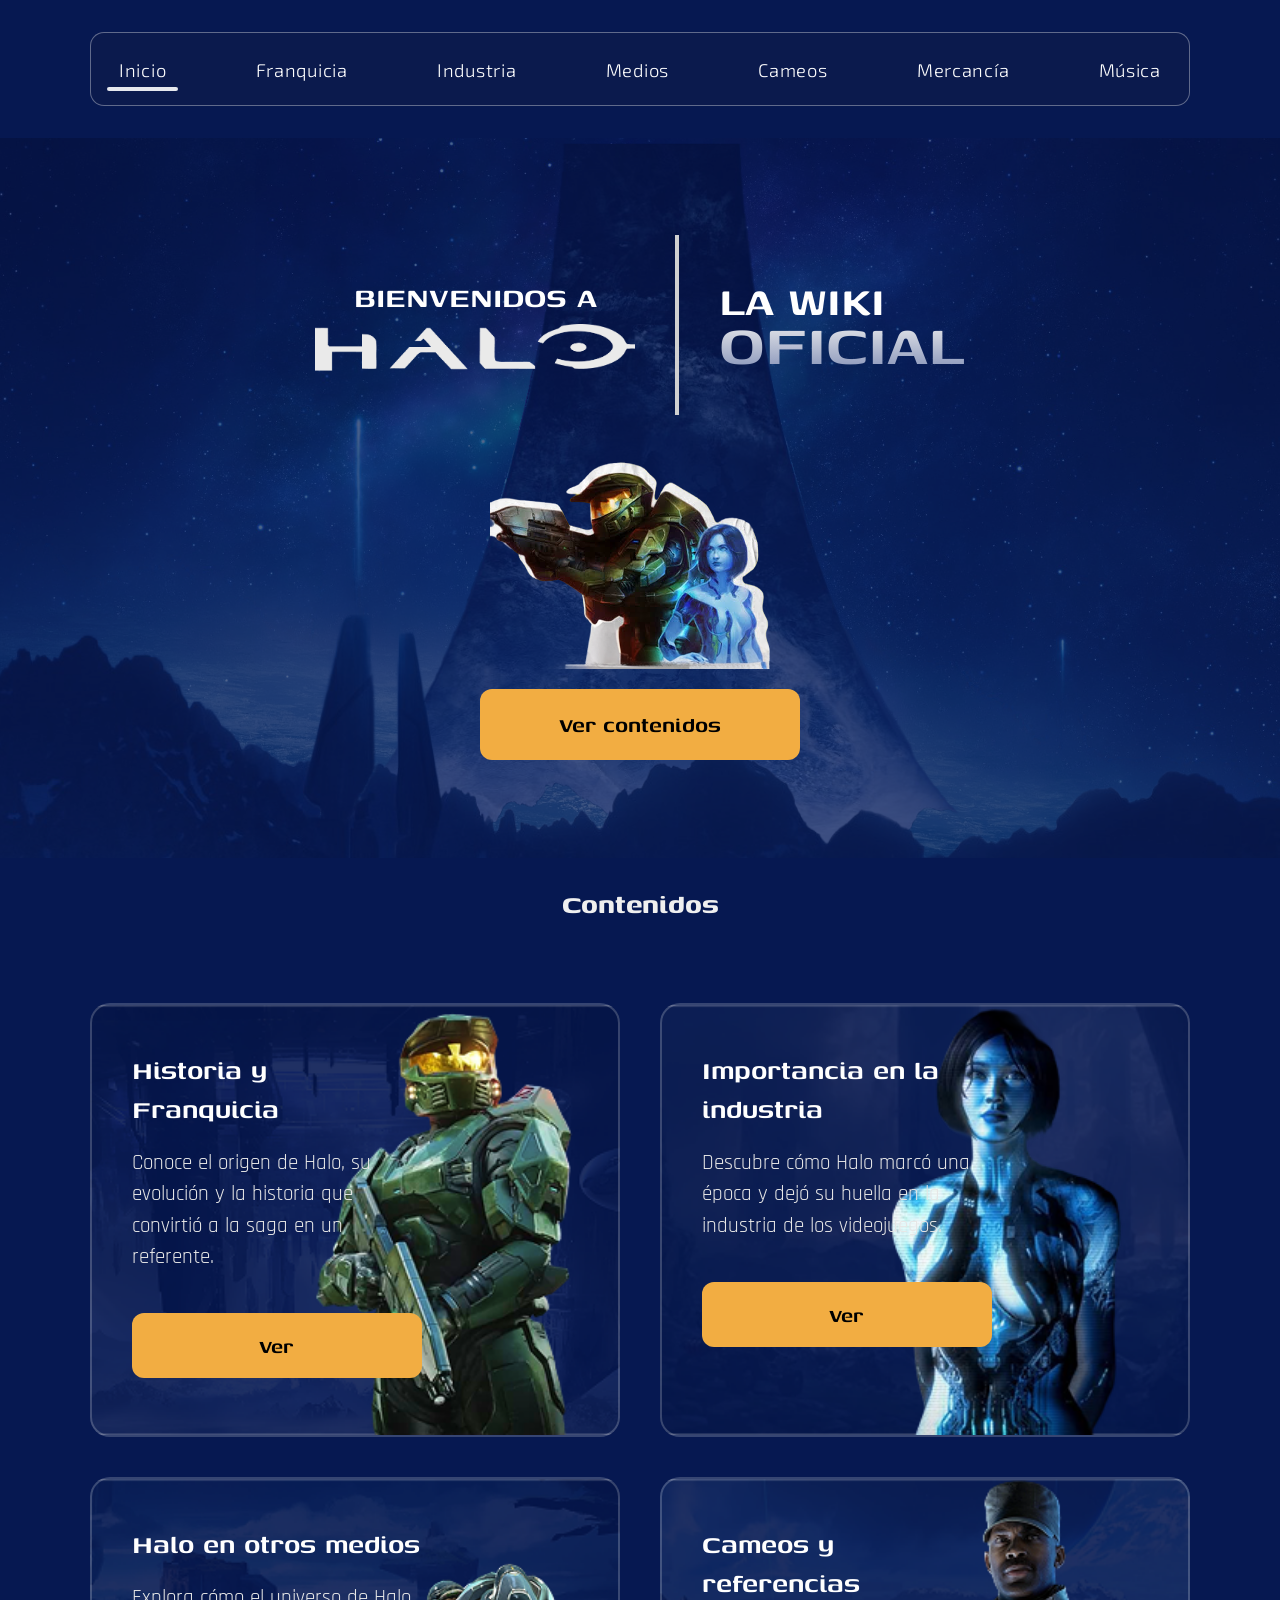
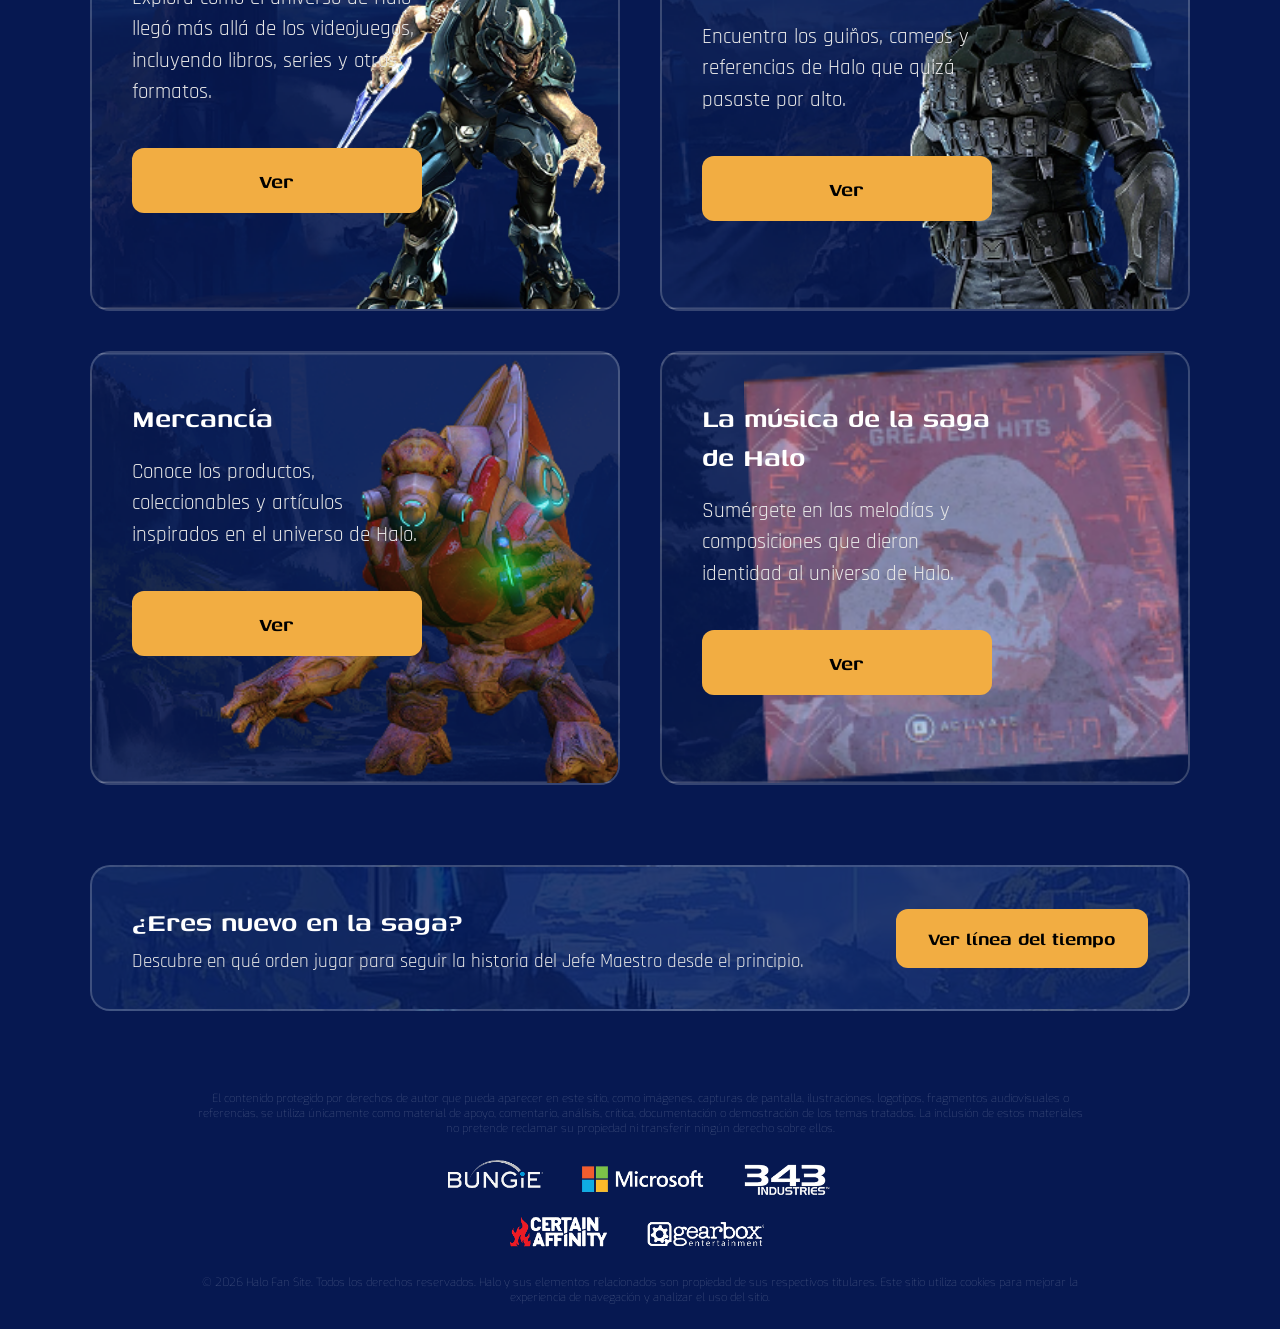
<file: wikihalo/index.html>
<!DOCTYPE html>
<html lang="es">
<head>
    <meta charset="UTF-8">
    <meta name="viewport" content="width=device-width, initial-scale=1.0">
  <title>Wikihalo</title>

	<link rel="icon" type="image/png" href="img/favicon-96x96.png" sizes="96x96">
    <link rel="icon" type="image/svg+xml" href="img/favicon.svg">
    <link rel="shortcut icon" href="img/favicon.ico">
    <link rel="apple-touch-icon" sizes="180x180" href="img/apple-touch-icon.png"><style>
        @import url('https://fonts.googleapis.com/css2?family=Genos:wght@100..900&family=Exo:wght@100..900&family=Exo+2:wght@300;400&family=Rajdhani:wght@300;400;500&display=swap');
        body {
              margin: 0;
            background-color: #061851;
        }

        img{
            display: block;
            margin-left: auto;
            margin-right: auto;
        }
        /* Barra centrada y translúcida */
        .barra {
            width: calc(100% - 2rem);
            max-width: 1100px;
          margin: 2rem auto;
            padding: 0.5rem 1rem;
            box-sizing: border-box;
            background:rgba(18, 30, 75, 0.55);
			border: 1px solid rgba(255, 255, 255, 0.35);
            border-radius:14px;
              backdrop-filter: blur(6px);
            -webkit-backdrop-filter: blur(6px);
        }

        .hamburguesa {
            display: none;
            margin-left: auto;
            padding: 0.4rem 0.8rem;
            background: none;
            border: 1px solid rgba(255, 255, 255, 0.5);
            border-radius:8px;
            color: #ffffff;
            font-family: 'Exo 2', sans-serif;
            font-size: 1.5rem;
            line-height: 1;
            cursor: pointer;
        }

        .menu {
            display: flex;
			flex-direction: row;
            justify-content:space-between;
            align-items: center;
            margin: 0;
            padding:0;
              list-style:none;
        }

        .enlace {
            position:relative;
            display:block;
            padding: 1.1rem 0.75rem 1rem;
            color: #ffffff;
            font-family:'Exo 2', sans-serif;
            font-weight: 300;
            font-size:1.15rem;
            letter-spacing: 0.04em;
              text-decoration: none;
            white-space:nowrap;
            transition:opacity 0.2s ease-in-out;
        }

        .enlace:hover { opacity: 0.8; }
        /* Subrayado del enlace activo */
        .enlace.activo::after {
            content:"";
            position:absolute;
            left: 0;
            right: 0;
          bottom: 0.35rem;
            height:4px;
            border-radius:2px;
            background: #e6e8ee;
        }

        #parallax-container{ position: relative; height: 80vh; overflow: hidden; }

        .portada {
            position: absolute;
            top: 0;
            left: 0;
            width: 100%;
            height: 100%;
            z-index:10;
          display: flex;
			flex-direction: column;
            justify-content: center;
            align-items: center;
            gap: 40px;
            pointer-events: none;
        }
        .superior {
            display:flex;
            flex-direction: row;
            justify-content: center;
              align-items:center;
            gap: 40px;
        }

        .superior .bienvenida {
            display: flex;
            flex-direction: column;
            align-items: center;
        }
        .superior .bienvenida h2 {
            color:#FFFFFF;
            font-family: "Genos", sans-serif;
            font-weight:600;
            font-size: 2.2rem;
            line-height: 1;
            margin: 0 0 10px 0;
            white-space: nowrap;
        }
        .superior .bienvenida img { width: 320px; margin: 0; }

        .separador {
            width: 4px;
          height: 180px;
          background-color:#d0d0d0;
        }

        .superior .titulo {
            display: flex;
            flex-direction: column;
            text-align:left;
        }

        .superior .titulo h2{
            color: #ffffff;
            font-family: "Genos", sans-serif;
            font-weight:600;
            font-size: 3.2rem;
            line-height:0.7;
			margin: 0;
            white-space: nowrap;
        }
        .superior .titulo h1 {
            font-family: "Genos", sans-serif;
            font-weight:600;
            font-size: 4.5rem;
          line-height: 0.7;
            margin:0;
            background:linear-gradient(to bottom, #efefef, #8E9ABD);
            -webkit-background-clip: text;
          -webkit-text-fill-color: transparent;
            background-clip: text;
            color:transparent;
        }

        .acceso {
            display: flex;
            flex-direction: column;
            align-items: center;
            gap: 20px;
        }
        .acceso img { width: 300px; margin: 0; }
        .boton {
            pointer-events:auto;
          display: inline-block;
            min-width:320px;
            padding:20px 40px;
            box-sizing:border-box;
            background-color: #f2ad42;
			color: #000000;
            border-radius: 12px;
            font-family:"Genos", sans-serif;
            font-size:1.6rem;
            font-weight: 600;
          text-align: center;
            text-decoration: none;
            transition: transform 0.2s ease-in-out;
        }

        .boton:hover {
            transform: scale(1.05);
        }
        .tinte {
          position:absolute;
            top: 0;
            left: 0;
            width: 100%;
            height: 100%;
            background-color: rgba(6, 24, 81, 0.671);
            z-index:6;
            pointer-events: none;
        }

        #layer1 {
            position: absolute;
            z-index: 1;
            background-image: url('img/Capa1.png');
            top: 0;
            left: 0;
              width: 100%;
            height:100%;
            background-size: cover;
            background-position: center;
            background-repeat: no-repeat;
        }

        #layer2 {
              position: absolute;
            z-index:3;
            inset: -1%;
            display:flex;
            justify-content: center;
            align-items: center;
        }
        #layer2 img{ width: 100%; height: 100%; object-fit: contain; }

        #layer3 {
            z-index: 4;
            position:absolute;
            bottom: -210px;
            left:-15%;
            width: 160%;
            display:flex;
          justify-content: center;
            align-items:flex-end;
        }
        #layer4 {
            position:absolute;
            z-index: 5;
            bottom:-300px;
            left:0;
			width:200%;
            height: 45%;
        }

        .completo { width: 100%; height: auto; }

        .apartado h2 {
              text-align: center;
            color: #efefef;
          font-family: "Genos", sans-serif;
            font-size: 2rem;
        }

        .tarjetas {
              display:grid;
            grid-template-columns: repeat(2, 1fr);
            gap: 40px;
            max-width: 1100px;
            margin: 80px auto;
            padding:0 20px;
        }

        .tarjeta {
            position:relative;
            min-width: 0;
            min-height: 340px;
            padding: 45px 40px;
              background-color: rgba(6, 24, 81, 0.6);
          border:2px solid rgba(255, 255, 255, 0.2);
            border-radius:20px;
            overflow:hidden;
            background-size: cover;
            background-position: center;
            background-repeat:no-repeat;
        }

        .cap1 { background-image: url('img/fondocap1.png'); }
        .cap2 { background-image: url('img/fondocap2.png'); }
        .cap3 { background-image: url('img/fondocap3.png'); }
        .cap4 { background-image: url('img/fondocap4.png'); }
        .cap5 { background-image: url('img/fondocap5.png'); }
        .cap6 { background-image: url('img/fondocap6.png'); }

        .tarjeta .texto { position: relative; z-index: 2; max-width: 65%; }

        .tarjeta h3 {
            color: #ffffff;
            font-family: "Genos", sans-serif;
            font-weight: 600;
            font-size: 2rem;
            margin: 0 0 20px 0;
        }

        .tarjeta p {
            color: #e6e6e6;
            font-family:"Rajdhani", sans-serif;
              font-size: 1.3rem;
          line-height: 1.5;
            margin: 0 0 40px 0;
        }
        .ver {
            display: block;
			width:100%;
            padding: 18px 0;
            background-color: #f2ad42;
			color: #000000;
            border-radius: 12px;
            font-family: "Genos", sans-serif;
            font-size: 1.5rem;
            font-weight: 600;
            text-align:center;
            text-decoration:none;
        }

        .tarjeta img{
            position:absolute;
          right: 0;
          bottom: 0;
            height: 100%;
            width: auto;
            margin: 0;
            pointer-events: none;
        }
        .aviso { max-width: 1100px; margin: 0 auto 80px; padding: 0 20px; }

        .llamado {
            display: flex;
            justify-content: space-between;
            align-items: center;
            gap: 30px;
            padding:35px 40px;
            background-color: rgba(6, 24, 81, 0.6);
          background-image:url('img/fondotitulo.png');
            background-size: cover;
            background-position: center;
            border: 2px solid rgba(255, 255, 255, 0.2);
            border-radius: 20px;
        }

        .llamado h3 {
            margin: 0 0 8px 0;
            color: #ffffff;
          font-family:"Genos", sans-serif;
            font-weight: 600;
            font-size: 2rem;
        }

        .llamado p {
          margin:0;
            color: #E6E6E6;
            font-family: "Rajdhani", sans-serif;
            font-size: 1.2rem;
        }
        .empezar {
            box-sizing: border-box;
              flex-shrink: 0;
              padding: 16px 32px;
          background-color:#F2AD42;
            color: #000000;
            border-radius:12px;
            font-family: "Genos", sans-serif;
            font-size: 1.4rem;
            font-weight: 600;
            text-decoration: none;
            transition: transform 0.2s ease-in-out;
        }
        .empezar:hover {
              transform: scale(1.05);
        }

        footer p {
            max-width: 900px;
            margin: 1.5rem auto;
            padding: 0 1rem;
            color: #626f95;
            font-family:"Exo", sans-serif;
            font-size: 0.7rem;
            font-weight: 100;
            text-align: center;
        }

        footer .logos { width: 30%; }

        @media (max-width: 800px) {
            .tarjetas { grid-template-columns: 1fr; }

            .llamado {
                flex-direction:column;
                align-items: flex-start;
                  padding:28px 24px;
            }
            .empezar{
                width: 100%;
                text-align:center;
            }
        }

        @media (max-width: 767px) {

            .hamburguesa { display: block; }

            .menu {
                display: none;
                flex-direction:column;
              align-items: flex-start;
            }
            .enlace { padding: 0.75rem 0.5rem; font-size: 1.1rem; }

            #parallax-container {
                height:90vh;
            }

            .portada{
                gap: 24px;
            }

            .superior {
                flex-direction: column;
                gap: 16px;
            }

            .superior .bienvenida h2{ font-size: 1.8rem; }

            .superior .bienvenida img{
                width: 60vw;
            }

            .separador {
                width: 50vw;
              height: 4px;
            }
            .superior .titulo { align-items: center; text-align: center; }
            .superior .titulo h2{ font-size: 2.4rem; }

            .superior .titulo h1 {
                font-size: 3.4rem;
            }

            .acceso img {
                width: 45vw;
            }
            .boton {
                  min-width: 0;
                padding: 1rem 2.5rem;
                font-size:1.4rem;
            }
            .tarjeta {
              padding:30px 24px;
            }

            footer .logos{ width: 70%; }
        }
    </style>
</head>
  <body>

    <nav class="barra">
        <button id="abrir" class="hamburguesa" type="button">☰</button>

        <ul id="menu" class="menu">
            <li><a class="enlace activo" href="index.html">Inicio</a></li>
              <li><a class="enlace" href="franquicia.html">Franquicia</a></li>

            <li><a class="enlace" href="industria.html">Industria</a></li>
            <li><a class="enlace" href="medios.html">Medios</a></li>
            <li><a class="enlace" href="cameos.html">Cameos</a></li>
            <li><a class="enlace" href="mercancia.html">Mercancía</a></li>
            <li><a class="enlace" href="musica.html">Música</a></li>
        </ul>

    </nav>
	<div id="parallax-container">
        <div id="layer1"></div>

        <div id="layer2">
            <img src="img/Capa2.png" alt="El anillo de Halo elevándose hacia el cielo">
        </div>
          <div id="layer3">
              <img class="completo" src="img/Capa3.png" alt="Montañas y estructuras en el horizonte">
        </div>
        <div id="layer4">
            <img class="completo" src="img/Capa4.png" alt="Siluetas de pinos en primer plano">
        </div>
      <div class="tinte"></div>

        <div class="portada">

            <div class="superior">

                  <div class="bienvenida">
                    <h2>BIENVENIDOS A</h2>
                    <img src="img/LOGO.png" alt="Logo de Halo">
				</div>


                <div class="separador"></div>
				<div class="titulo">
                    <h2>LA WIKI</h2>
                      <h1>OFICIAL</h1>
                </div>
            </div>

			<div class="acceso">
                <img src="img/imgboton.png" alt="Master Chief y Cortana">
                <a href="#contenidos" class="boton">Ver contenidos</a>
			</div>

        </div>

    </div>
    <section id="contenidos">
        <div class="apartado">
              <h2>Contenidos</h2>
        </div>

        <div class="tarjetas">

              <article class="tarjeta cap1">
                <div class="texto">
                    <h3>Historia y Franquicia</h3>
                    <p>Conoce el origen de Halo, su evolución y la historia que convirtió a la saga en un referente.</p>
                      <a href="franquicia.html" class="ver">Ver</a>
              </div>
                <img src="img/master.png" alt="Master Chief">
            </article>

            <article class="tarjeta cap2">
                <div class="texto">
                    <h3>Importancia en la industria</h3>
                    <p>Descubre cómo Halo marcó una época y dejó su huella en la industria de los videojuegos.</p>
                    <a href="industria.html" class="ver">Ver</a>

                </div>
                <img src="img/cortana.png" alt="Cortana">
            </article>
            <article class="tarjeta cap3">
                <div class="texto">
                    <h3>Halo en otros medios</h3>
                    <p>Explora cómo el universo de Halo llegó más allá de los videojuegos, incluyendo libros, series y otros formatos.</p>
                    <a href="medios.html" class="ver">Ver</a>
              </div>
                  <img src="img/alien.png" alt="Alien soldado">

            </article>
            <article class="tarjeta cap4">
                  <div class="texto">
                    <h3>Cameos y referencias</h3>
                    <p>Encuentra los guiños, cameos y referencias de Halo que quizá pasaste por alto.</p>
                    <a href="cameos.html" class="ver">Ver</a>
                </div>
                <img src="img/soldado.png" alt="Soldado">
            </article>

            <article class="tarjeta cap5">
                <div class="texto">
                    <h3>Mercancía</h3>
                    <p>Conoce los productos, coleccionables y artículos inspirados en el universo de Halo.</p>
                    <a href="mercancia.html" class="ver">Ver</a>
                </div>

                <img src="img/alien2.png" alt="Alien soldado pequeño">
            </article>

            <article class="tarjeta cap6">
				<div class="texto">
                    <h3>La música de la saga de Halo</h3>
                    <p>Sumérgete en las melodías y composiciones que dieron identidad al universo de Halo.</p>
                    <a href="musica.html" class="ver">Ver</a>
                </div>
                <img src="img/disco.png" alt="Disco de música">
            </article>

          </div>


        <div class="aviso">
            <div class="llamado">
              <div>
                  <h3>¿Eres nuevo en la saga?</h3>
                  <p>Descubre en qué orden jugar para seguir la historia del Jefe Maestro desde el principio.</p>
                </div>
              <a href="franquicia.html#guia" class="empezar">Ver línea del tiempo</a>
            </div>
		</div>

      </section>

    <footer>
        <p>El contenido protegido por derechos de autor que pueda aparecer en este sitio, como imágenes, capturas de
            pantalla, ilustraciones, logotipos, fragmentos audiovisuales o referencias, se utiliza únicamente como
            material de apoyo, comentario, análisis, crítica, documentación o demostración de los temas tratados. La
			inclusión de estos materiales no pretende reclamar su propiedad ni transferir ningún derecho sobre ellos.</p>

        <img class="logos" src="img/logos.png" alt="Logos de empresas">
        <p>© 2026 Halo Fan Site. Todos los derechos reservados. Halo y sus elementos relacionados son propiedad de sus
            respectivos titulares. Este sitio utiliza cookies para mejorar la experiencia de navegación y analizar el
            uso del sitio.</p>
    </footer>

    <script>

        document.addEventListener('DOMContentLoaded', function () {

            const boton = document.getElementById('abrir');
          const menu = document.getElementById("menu");
            boton.addEventListener("click", function(){
              if(menu.style.display === 'flex') {
                    menu.style.display = '';
                    boton.textContent = '☰';
                  } else {
                    menu.style.display = "flex";
                    boton.textContent = '✕';
                }
            });

            const layer1 = document.getElementById('layer1');
            const layer2 = document.getElementById('layer2');
            const layer3 = document.getElementById('layer3');
            const layer4 = document.getElementById('layer4');
			const container = document.getElementById('parallax-container');

            const speed1 = 0.0;
            const speed2 = 0.1;
            const speed3 = 0.3;
              const speed4 = 0.5;
            function updateParallax() {
                const scrollOffset = container.getBoundingClientRect().top;

                // Multiplicamos el desplazamiento por la velocidad de cada capa
                layer1.style.transform = `translate3d(0, ${scrollOffset * speed1}px, 0)`;
                layer2.style.transform = `translate3d(0, ${scrollOffset * speed2}px, 0)`;
                layer3.style.transform = `translate3d(0, ${scrollOffset * speed3}px, 0)`;
                layer4.style.transform = `translate3d(0, ${scrollOffset * speed4}px, 0)`;
            }

            window.addEventListener('scroll', updateParallax);
            updateParallax();
        });
    </script>
</body>

  </html>
</file>
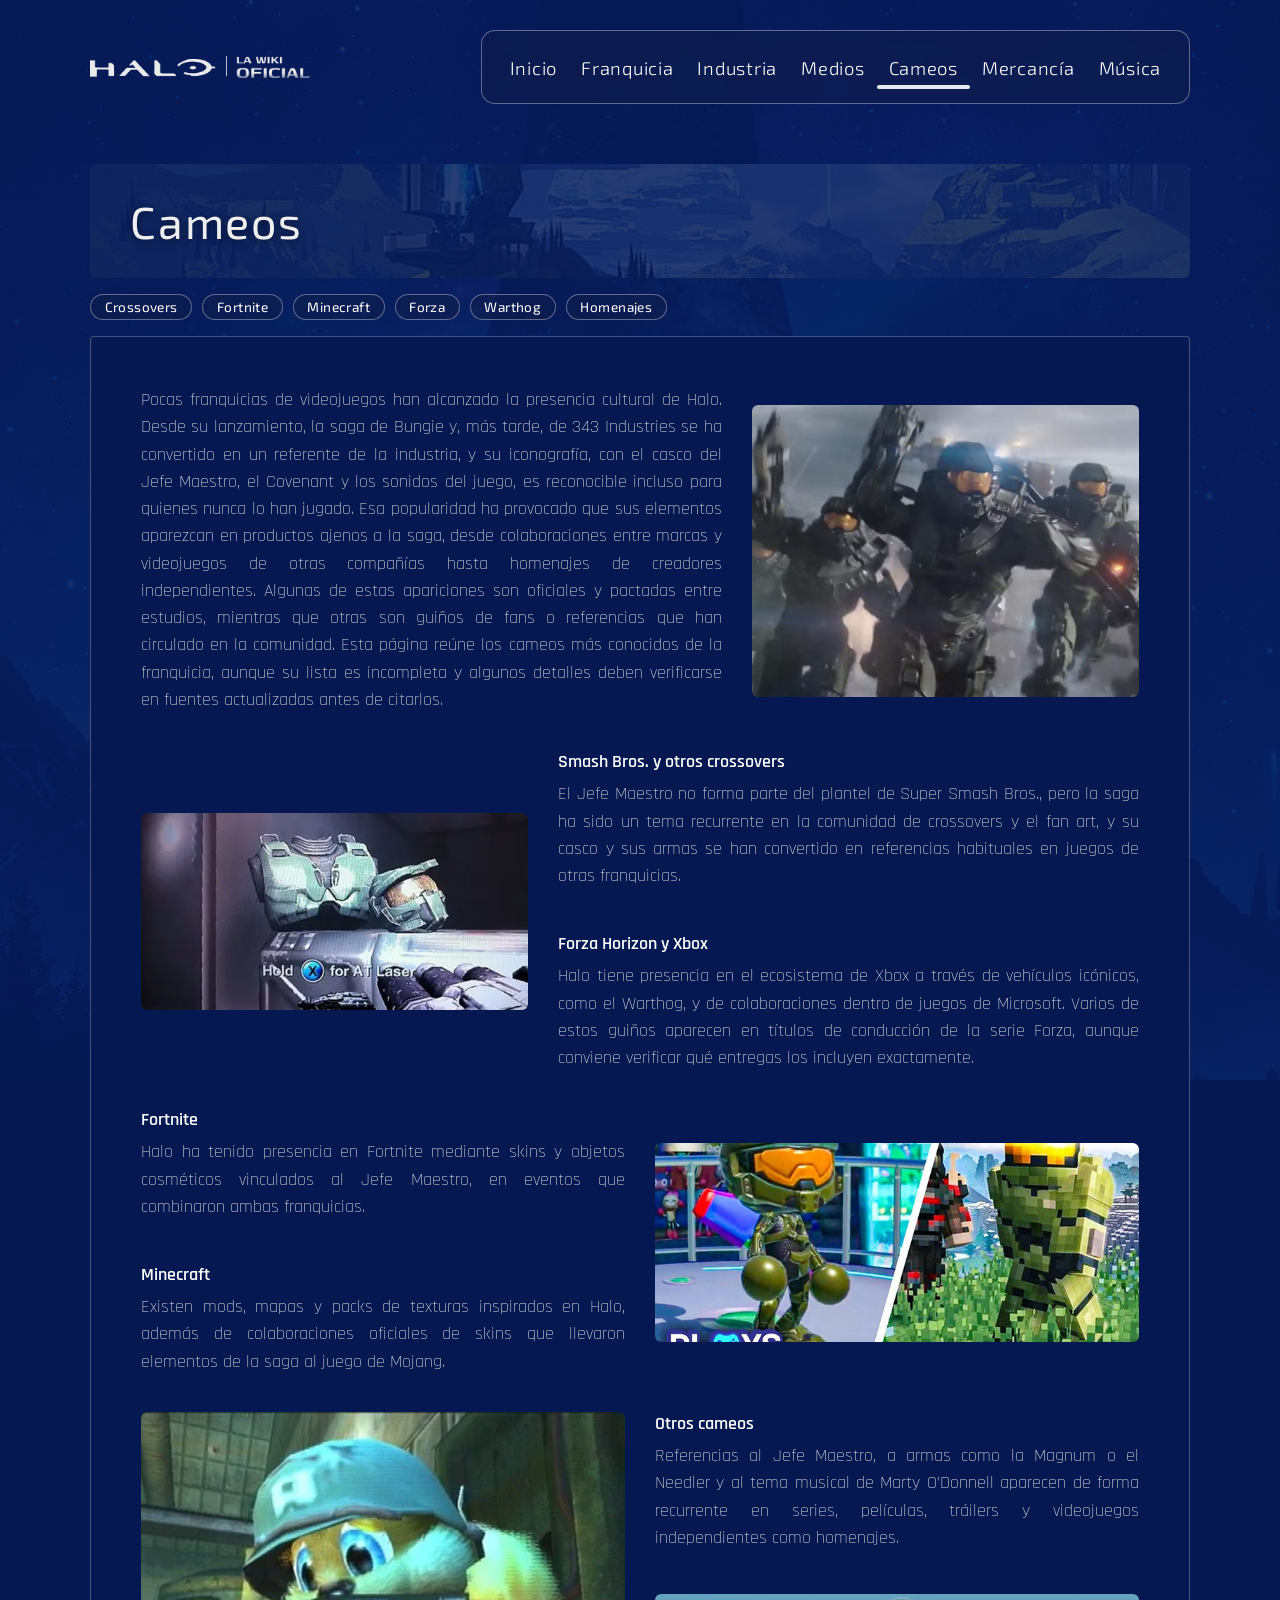
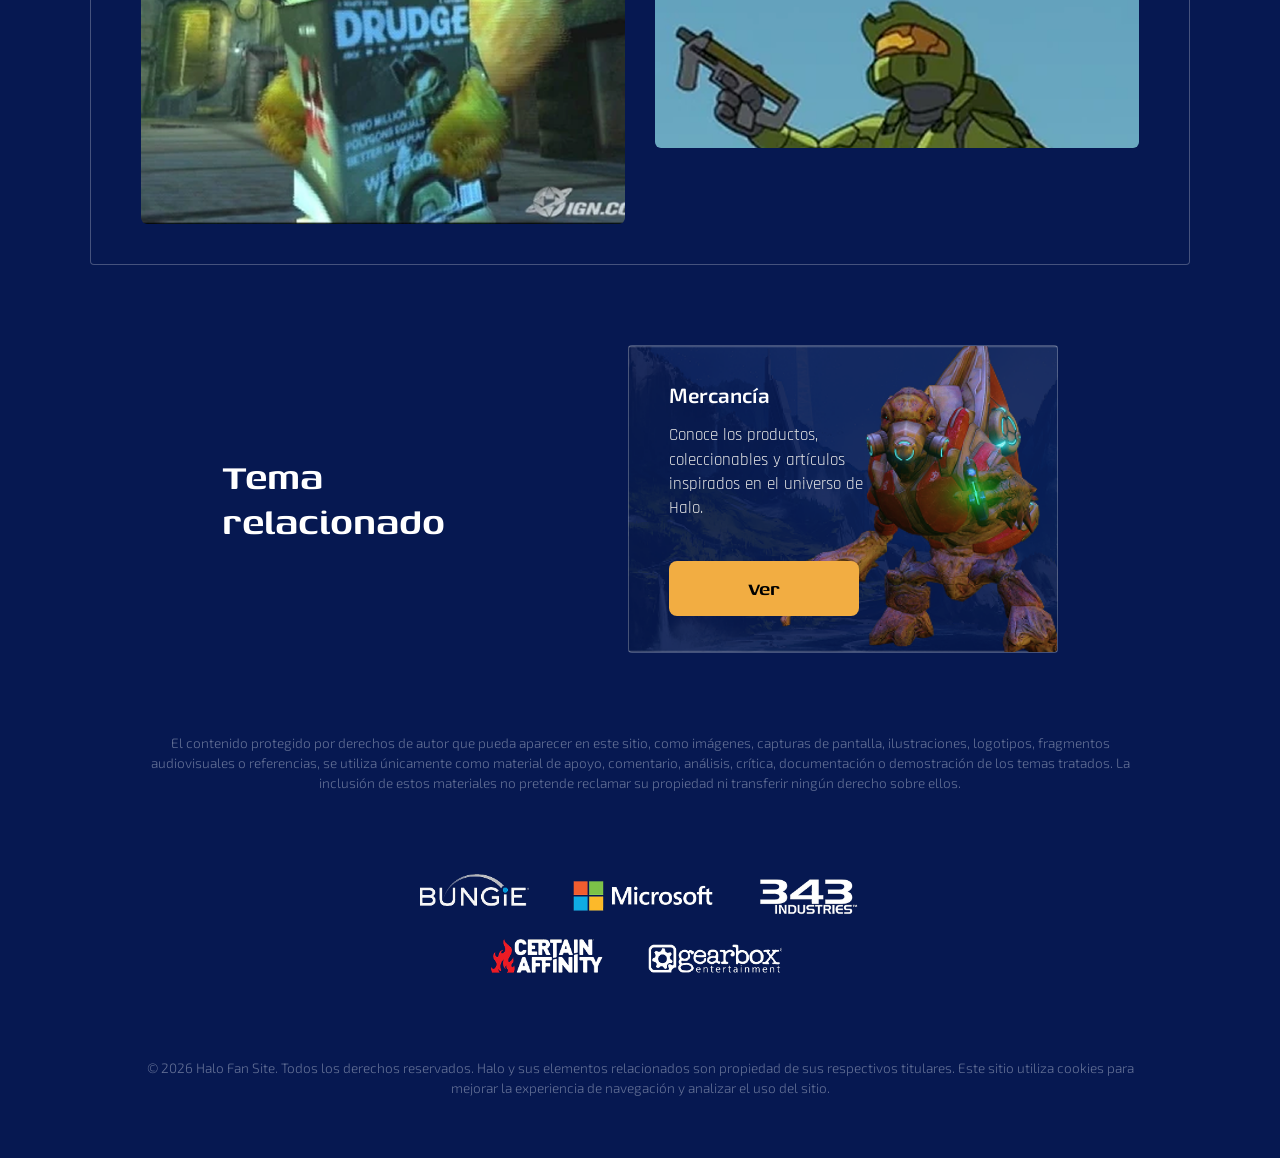
<file: wikihalo/cameos.html>
<!DOCTYPE html>
<html lang="es">

<head>

    <meta charset="UTF-8">
    <meta name="viewport" content="width=device-width, initial-scale=1.0">
    <title>Cameos y referencias | Halo La Wiki Oficial</title>
    <link rel="icon" type="image/png" href="img/favicon-96x96.png" sizes="96x96">
    <link rel="icon" type="image/svg+xml" href="img/favicon.svg">
    <link rel="shortcut icon" href="img/favicon.ico">
    <link rel="apple-touch-icon" sizes="180x180" href="img/apple-touch-icon.png">

    <link rel="stylesheet" href="paginas.css">
</head>

  <body>

  <header class="encabezado">
        <a href="index.html"><img class="logo" src="img/logochico.png" alt="Logo de Halo, ir al inicio"></a>

        <button id="abrir" class="hamburguesa" type="button">☰</button>
        <ul id="menu" class="menu">
            <li><a class="enlace" href="index.html">Inicio</a></li>
            <li><a class="enlace" href="franquicia.html">Franquicia</a></li>
            <li><a class="enlace" href="industria.html">Industria</a></li>
            <li><a class="enlace" href="medios.html">Medios</a></li>
            <li><a class="enlace activo" href="cameos.html">Cameos</a></li>
              <li><a class="enlace" href="mercancia.html">Mercancía</a></li>
              <li><a class="enlace" href="musica.html">Música</a></li>
        </ul>
    </header>

    <div class="cabecera">
        <h1>Cameos</h1>
    </div>

	<div class="etiquetas">
        <span class="etiqueta">Crossovers</span>
        <span class="etiqueta">Fortnite</span>
		<span class="etiqueta">Minecraft</span>
        <span class="etiqueta">Forza</span>
        <span class="etiqueta">Warthog</span>
        <span class="etiqueta">Homenajes</span>
    </div>

	<main class="contenido">

      <div class="fila ancha">
            <div class="texto">
                <p>Pocas franquicias de videojuegos han alcanzado la presencia cultural de Halo. Desde su lanzamiento, la saga de Bungie y, más tarde, de 343 Industries se ha convertido en un referente de la industria, y su iconografía, con el casco del Jefe Maestro, el Covenant y los sonidos del juego, es reconocible incluso para quienes nunca lo han jugado. Esa popularidad ha provocado que sus elementos aparezcan en productos ajenos a la saga, desde colaboraciones entre marcas y videojuegos de otras compañías hasta homenajes de creadores independientes. Algunas de estas apariciones son oficiales y pactadas entre estudios, mientras que otras son guiños de fans o referencias que han circulado en la comunidad. Esta página reúne los cameos más conocidos de la franquicia, aunque su lista es incompleta y algunos detalles deben verificarse en fuentes actualizadas antes de citarlos.</p>
            </div>
            <img src="img/imgcameos1.png" alt="Spartans avanzando en una cinemática de Halo">
      </div>

        <div class="fila chica">
            <img src="img/imgcameos2.png" alt="Armadura del Jefe Maestro como cameo en otro videojuego">
            <div class="columna">
                <div class="bloque">
                    <h3>Smash Bros. y otros crossovers</h3>

                    <p>El Jefe Maestro no forma parte del plantel de Super Smash Bros., pero la saga ha sido un tema recurrente en la comunidad de crossovers y el fan art, y su casco y sus armas se han convertido en referencias habituales en juegos de otras franquicias.</p>
                </div>
                <div class="bloque">
					<h3>Forza Horizon y Xbox</h3>
                    <p>Halo tiene presencia en el ecosistema de Xbox a través de vehículos icónicos, como el Warthog, y de colaboraciones dentro de juegos de Microsoft. Varios de estos guiños aparecen en títulos de conducción de la serie Forza, aunque conviene verificar qué entregas los incluyen exactamente.</p>
                </div>
            </div>

        </div>
        <div class="fila">
            <div class="columna">
                <div class="bloque">
                    <h3>Fortnite</h3>
                      <p>Halo ha tenido presencia en Fortnite mediante skins y objetos cosméticos vinculados al Jefe Maestro, en eventos que combinaron ambas franquicias.</p>
                </div>
              <div class="bloque">
                    <h3>Minecraft</h3>
                    <p>Existen mods, mapas y packs de texturas inspirados en Halo, además de colaboraciones oficiales de skins que llevaron elementos de la saga al juego de Mojang.</p>
                </div>
            </div>
            <img src="img/imgcameos3.png" alt="El Jefe Maestro en Fortnite y en Minecraft">
      </div>

        <div class="fila arriba">
            <img src="img/imgcameos4.png" alt="Personaje de otro videojuego leyendo una revista con el Jefe Maestro en la portada">
          <div class="columna">
                <div class="bloque">
                    <h3>Otros cameos</h3>
                    <p>Referencias al Jefe Maestro, a armas como la Magnum o el Needler y al tema musical de Marty O'Donnell aparecen de forma recurrente en series, películas, tráilers y videojuegos independientes como homenajes.</p>
                </div>
                <img src="img/imgcameos5.png" alt="El Jefe Maestro en una serie animada">
            </div>
        </div>
  </main>
  <!-- Tema relacionado -->
    <section class="tema">
        <h2>Tema<br>relacionado</h2>
        <article class="relacionada cap5">
              <h3>Mercancía</h3>

          <p>Conoce los productos, coleccionables y artículos inspirados en el universo de Halo.</p>
            <a href="mercancia.html" class="ver">Ver</a>
            <img src="img/alien2.png" alt="Alien soldado pequeño">
        </article>
    </section>

    <div class="aclaracion">
        <p>El contenido protegido por derechos de autor que pueda aparecer en este sitio, como imágenes, capturas de pantalla, ilustraciones, logotipos, fragmentos audiovisuales o referencias, se utiliza únicamente como material de apoyo, comentario, análisis, crítica, documentación o demostración de los temas tratados. La inclusión de estos materiales no pretende reclamar su propiedad ni transferir ningún derecho sobre ellos.</p>
	</div>

  <div class="logos">
        <img src="img/logos.png" alt="Logos de Bungie, Microsoft, 343 Industries, Certain Affinity, Gearbox y Activision">
    </div>

    <footer class="derechos">
        <p>© 2026 Halo Fan Site. Todos los derechos reservados. Halo y sus elementos relacionados son propiedad de sus respectivos titulares. Este sitio utiliza cookies para mejorar la experiencia de navegación y analizar el uso del sitio.</p>
    </footer>

    <script src="menu.js"></script>
</body>

</html>
</file>
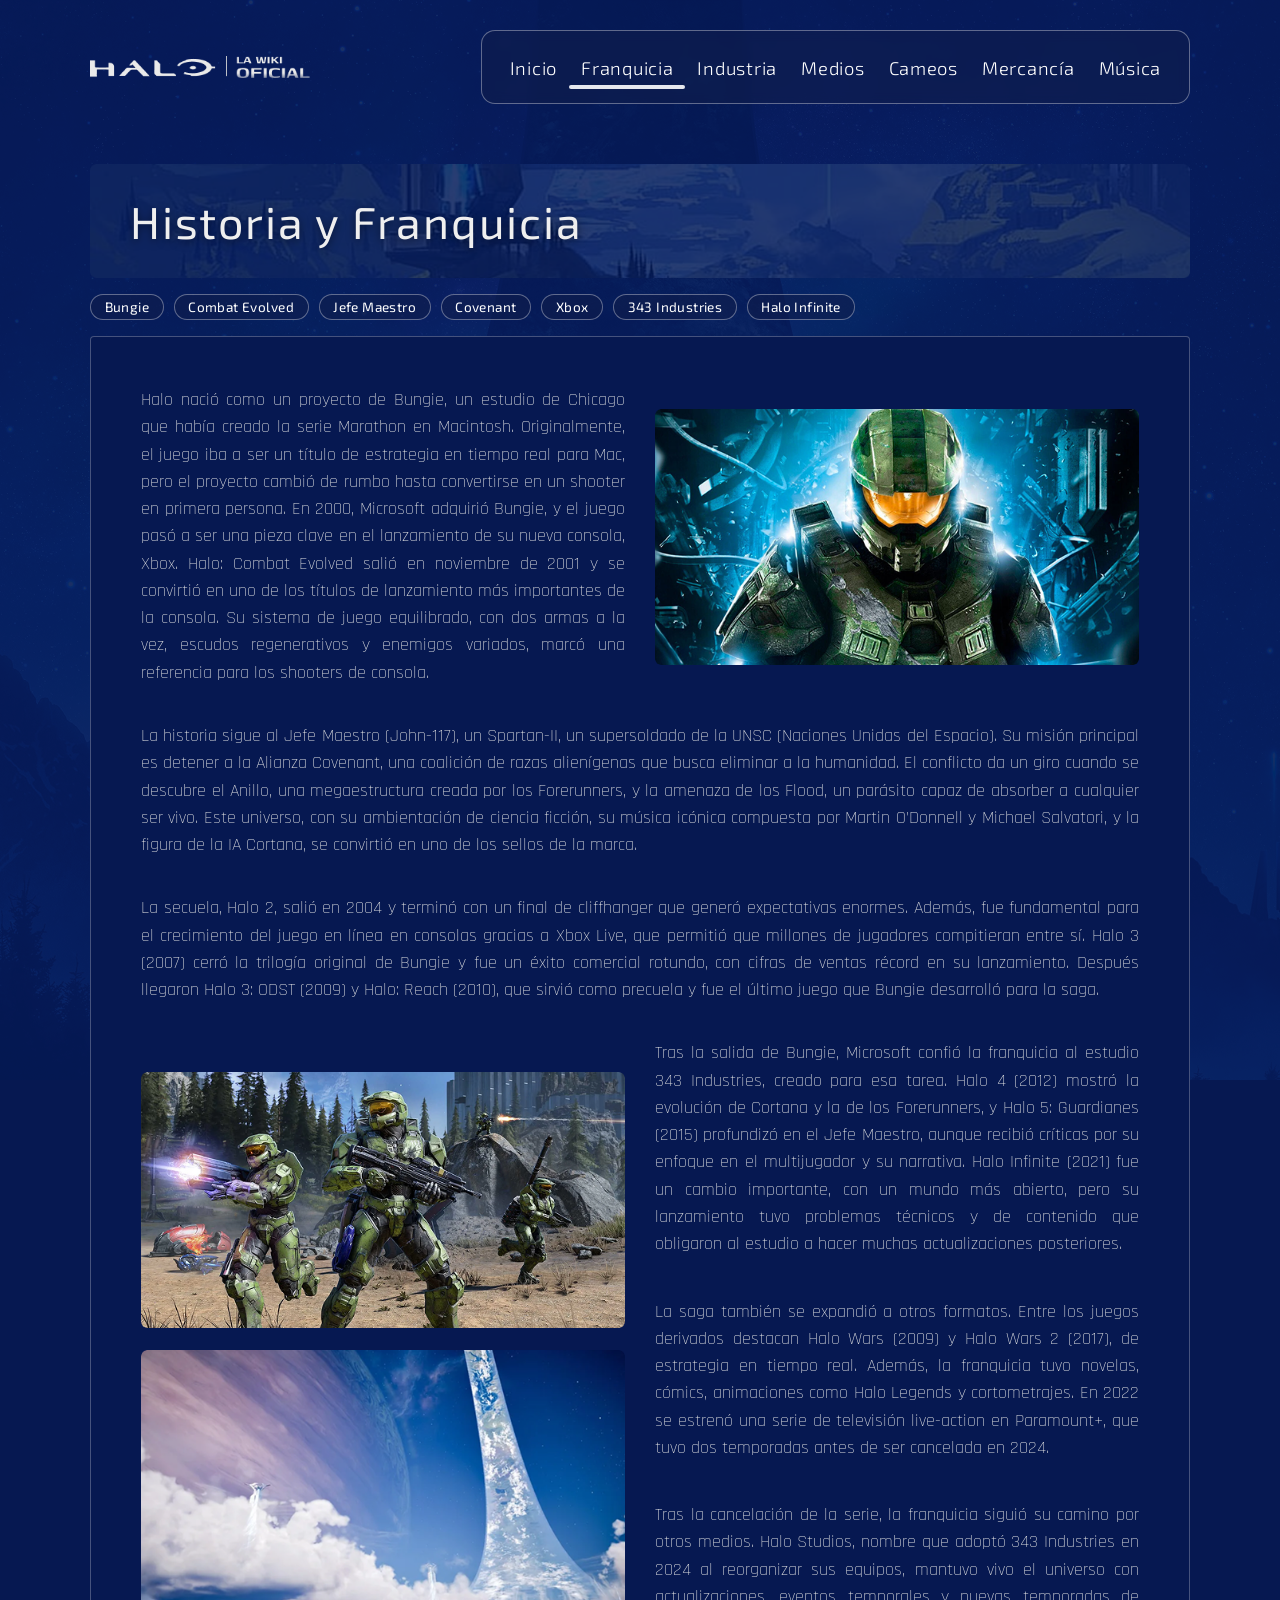
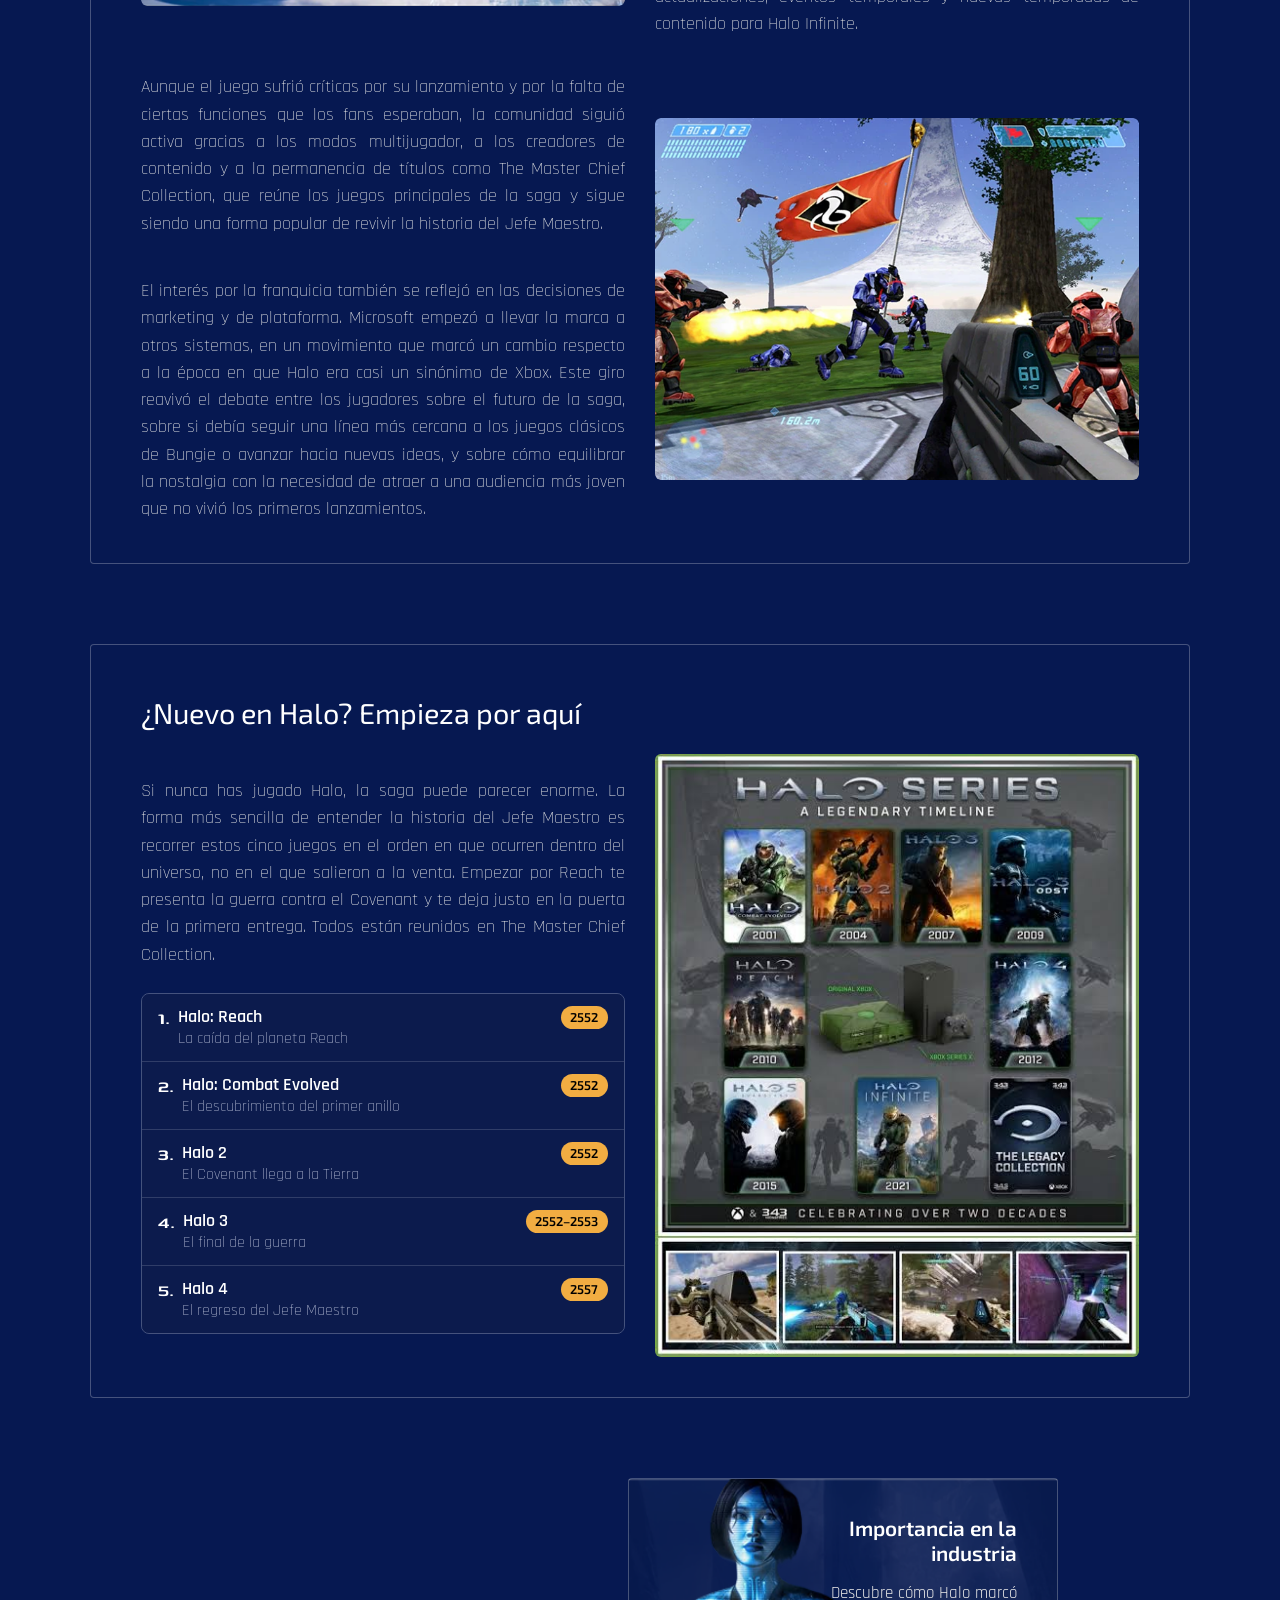
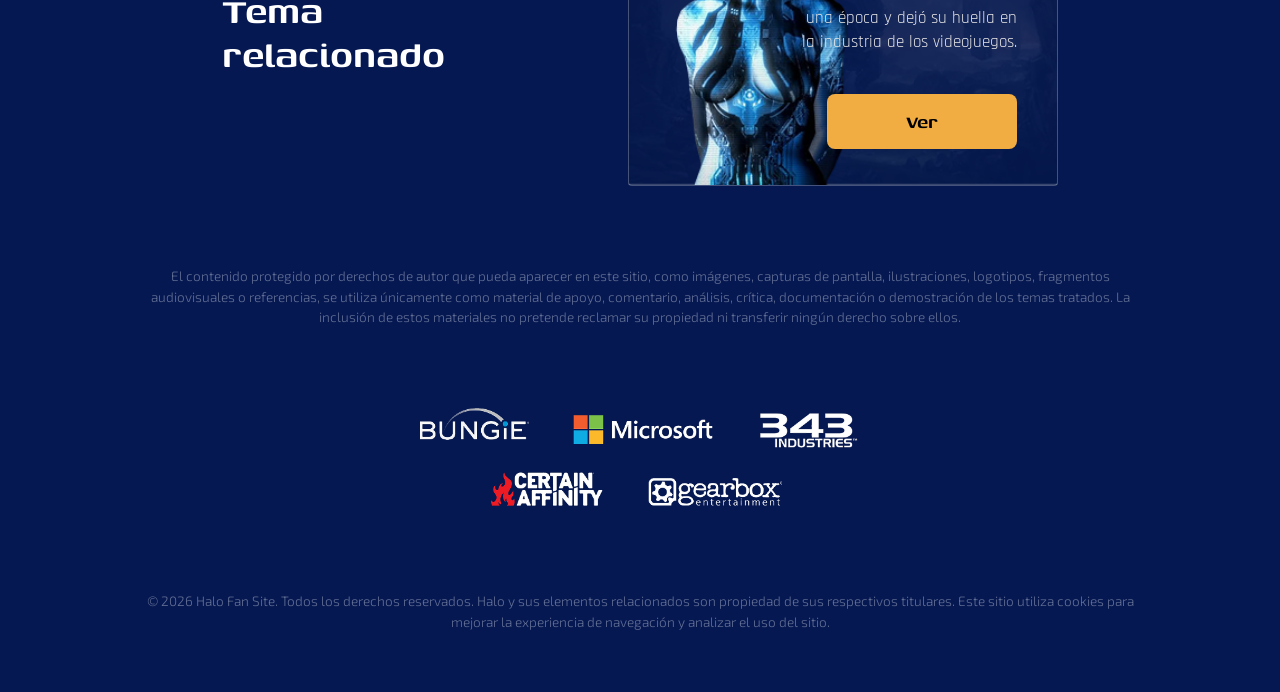
<file: wikihalo/franquicia.html>
<!DOCTYPE html>
<html lang="es">

<head>
      <meta charset="UTF-8">
    <meta name="viewport" content="width=device-width, initial-scale=1.0">
    <title>Historia y Franquicia | Halo La Wiki Oficial</title>
    <link rel="icon" type="image/png" href="img/favicon-96x96.png" sizes="96x96">
  <link rel="icon" type="image/svg+xml" href="img/favicon.svg">
  <link rel="shortcut icon" href="img/favicon.ico">
      <link rel="apple-touch-icon" sizes="180x180" href="img/apple-touch-icon.png">
    <link rel="stylesheet" href="paginas.css">
</head>

<body>

    <header class="encabezado">
        <a href="index.html"><img class="logo" src="img/logochico.png" alt="Logo de Halo, ir al inicio"></a>
        <button id="abrir" class="hamburguesa" type="button">☰</button>

        <ul id="menu" class="menu">
            <li><a class="enlace" href="index.html">Inicio</a></li>
            <li><a class="enlace activo" href="franquicia.html">Franquicia</a></li>
            <li><a class="enlace" href="industria.html">Industria</a></li>

            <li><a class="enlace" href="medios.html">Medios</a></li>
            <li><a class="enlace" href="cameos.html">Cameos</a></li>
            <li><a class="enlace" href="mercancia.html">Mercancía</a></li>
            <li><a class="enlace" href="musica.html">Música</a></li>
      </ul>
    </header>
    <div class="cabecera">
        <h1>Historia y Franquicia</h1>

      </div>

    <div class="etiquetas">
        <span class="etiqueta">Bungie</span>
        <span class="etiqueta">Combat Evolved</span>
      <span class="etiqueta">Jefe Maestro</span>
        <span class="etiqueta">Covenant</span>
        <span class="etiqueta">Xbox</span>
        <span class="etiqueta">343 Industries</span>
        <span class="etiqueta">Halo Infinite</span>
    </div>

	<main class="contenido">

        <!-- Fila 1: texto a la izquierda, imagen a la derecha -->
        <div class="fila">
            <div class="texto">
                <p>Halo nació como un proyecto de Bungie, un estudio de Chicago que había creado la serie Marathon en Macintosh. Originalmente, el juego iba a ser un título de estrategia en tiempo real para Mac, pero el proyecto cambió de rumbo hasta convertirse en un shooter en primera persona. En 2000, Microsoft adquirió Bungie, y el juego pasó a ser una pieza clave en el lanzamiento de su nueva consola, Xbox. Halo: Combat Evolved salió en noviembre de 2001 y se convirtió en uno de los títulos de lanzamiento más importantes de la consola. Su sistema de juego equilibrado, con dos armas a la vez, escudos regenerativos y enemigos variados, marcó una referencia para los shooters de consola.</p>
            </div>
            <img src="img/imgfran1.png" alt="Jefe Maestro con su armadura">
        </div>

          <!-- Fila 2: texto completo -->
        <div class="parrafo">
          <p>La historia sigue al Jefe Maestro (John-117), un Spartan-II, un supersoldado de la UNSC (Naciones Unidas del Espacio). Su misión principal es detener a la Alianza Covenant, una coalición de razas alienígenas que busca eliminar a la humanidad. El conflicto da un giro cuando se descubre el Anillo, una megaestructura creada por los Forerunners, y la amenaza de los Flood, un parásito capaz de absorber a cualquier ser vivo. Este universo, con su ambientación de ciencia ficción, su música icónica compuesta por Martin O'Donnell y Michael Salvatori, y la figura de la IA Cortana, se convirtió en uno de los sellos de la marca.</p>
        </div>
        <!-- Fila 3: texto completo -->
		<div class="parrafo">
            <p>La secuela, Halo 2, salió en 2004 y terminó con un final de cliffhanger que generó expectativas enormes. Además, fue fundamental para el crecimiento del juego en línea en consolas gracias a Xbox Live, que permitió que millones de jugadores compitieran entre sí. Halo 3 (2007) cerró la trilogía original de Bungie y fue un éxito comercial rotundo, con cifras de ventas récord en su lanzamiento. Después llegaron Halo 3: ODST (2009) y Halo: Reach (2010), que sirvió como precuela y fue el último juego que Bungie desarrolló para la saga.</p>
        </div>

        <!-- Fila 4: imágenes a la izquierda, texto a la derecha -->
        <div class="fila">
            <div class="imagenes">
                <img src="img/imgfran2.png" alt="Soldados Spartan en combate">
                <img src="img/imgfran3.png" alt="El anillo Halo visto desde el cielo">
            </div>
              <div class="columna">
                <p>Tras la salida de Bungie, Microsoft confió la franquicia al estudio 343 Industries, creado para esa tarea. Halo 4 (2012) mostró la evolución de Cortana y la de los Forerunners, y Halo 5: Guardianes (2015) profundizó en el Jefe Maestro, aunque recibió críticas por su enfoque en el multijugador y su narrativa. Halo Infinite (2021) fue un cambio importante, con un mundo más abierto, pero su lanzamiento tuvo problemas técnicos y de contenido que obligaron al estudio a hacer muchas actualizaciones posteriores.</p>
                <p>La saga también se expandió a otros formatos. Entre los juegos derivados destacan Halo Wars (2009) y Halo Wars 2 (2017), de estrategia en tiempo real. Además, la franquicia tuvo novelas, cómics, animaciones como Halo Legends y cortometrajes. En 2022 se estrenó una serie de televisión live-action en Paramount+, que tuvo dos temporadas antes de ser cancelada en 2024.</p>

                <p>Tras la cancelación de la serie, la franquicia siguió su camino por otros medios. Halo Studios, nombre que adoptó 343 Industries en 2024 al reorganizar sus equipos, mantuvo vivo el universo con actualizaciones, eventos temporales y nuevas temporadas de contenido para Halo Infinite.</p>
            </div>
		</div>

        <!-- Fila 5: texto a la izquierda, imagen a la derecha -->
        <div class="fila">

            <div class="columna">
                <p>Aunque el juego sufrió críticas por su lanzamiento y por la falta de ciertas funciones que los fans esperaban, la comunidad siguió activa gracias a los modos multijugador, a los creadores de contenido y a la permanencia de títulos como The Master Chief Collection, que reúne los juegos principales de la saga y sigue siendo una forma popular de revivir la historia del Jefe Maestro.</p>
                <p>El interés por la franquicia también se reflejó en las decisiones de marketing y de plataforma. Microsoft empezó a llevar la marca a otros sistemas, en un movimiento que marcó un cambio respecto a la época en que Halo era casi un sinónimo de Xbox. Este giro reavivó el debate entre los jugadores sobre el futuro de la saga, sobre si debía seguir una línea más cercana a los juegos clásicos de Bungie o avanzar hacia nuevas ideas, y sobre cómo equilibrar la nostalgia con la necesidad de atraer a una audiencia más joven que no vivió los primeros lanzamientos.</p>
            </div>
          <img src="img/imgfran4.png" alt="Captura de juego multijugador de Halo">
        </div>
    </main>

    <section id="guia" class="contenido guia">
        <h2>¿Nuevo en Halo? Empieza por aquí</h2>
        <div class="fila">
            <div class="texto">
                <p>Si nunca has jugado Halo, la saga puede parecer enorme. La forma más sencilla de entender la historia del Jefe Maestro es recorrer estos cinco juegos en el orden en que ocurren dentro del universo, no en el que salieron a la venta. Empezar por Reach te presenta la guerra contra el Covenant y te deja justo en la puerta de la primera entrega. Todos están reunidos en The Master Chief Collection.</p>
                <ol class="lista numerada">
                    <li class="elemento flexible separado arriba">
                      <span class="numero">1.</span>
                        <div class="sangria expandido">
                            <div class="negrita">Halo: Reach</div>
                            La caída del planeta Reach
                        </div>
                        <span class="pastilla amarilla">2552</span>
                      </li>
                    <li class="elemento flexible separado arriba">
                        <span class="numero">2.</span>
                        <div class="sangria expandido">
                            <div class="negrita">Halo: Combat Evolved</div>
                          El descubrimiento del primer anillo
                        </div>
                        <span class="pastilla amarilla">2552</span>
                    </li>
                  <li class="elemento flexible separado arriba">
                      <span class="numero">3.</span>
                        <div class="sangria expandido">

                          <div class="negrita">Halo 2</div>
                          El Covenant llega a la Tierra
                        </div>
                        <span class="pastilla amarilla">2552</span>
                    </li>
                    <li class="elemento flexible separado arriba">
                        <span class="numero">4.</span>

                        <div class="sangria expandido">
                            <div class="negrita">Halo 3</div>
                            El final de la guerra
                        </div>
                        <span class="pastilla amarilla">2552–2553</span>
                    </li>
                    <li class="elemento flexible separado arriba">
                        <span class="numero">5.</span>
                        <div class="sangria expandido">
                            <div class="negrita">Halo 4</div>
							El regreso del Jefe Maestro
                        </div>
                        <span class="pastilla amarilla">2557</span>
                    </li>
                </ol>
            </div>
          <img src="img/lineatiempo.jpeg" alt="Póster con las portadas de los juegos de Halo y sus años de lanzamiento, de 2001 a 2021">
        </div>
    </section>

    <!-- Tema relacionado -->
    <section class="tema">
      <h2>Tema<br>relacionado</h2>
        <article class="relacionada cap2 izquierda">
            <h3>Importancia en la industria</h3>
            <p>Descubre cómo Halo marcó una época y dejó su huella en la industria de los videojuegos.</p>
            <a href="industria.html" class="ver">Ver</a>
            <img src="img/cortana.png" alt="Cortana">
        </article>

    </section>

    <div class="aclaracion">
          <p>El contenido protegido por derechos de autor que pueda aparecer en este sitio, como imágenes, capturas de pantalla, ilustraciones, logotipos, fragmentos audiovisuales o referencias, se utiliza únicamente como material de apoyo, comentario, análisis, crítica, documentación o demostración de los temas tratados. La inclusión de estos materiales no pretende reclamar su propiedad ni transferir ningún derecho sobre ellos.</p>
    </div>

    <div class="logos">
      <img src="img/logos.png" alt="Logos de Bungie, Microsoft, 343 Industries, Certain Affinity, Gearbox y Activision">
	</div>

    <footer class="derechos">
      <p>© 2026 Halo Fan Site. Todos los derechos reservados. Halo y sus elementos relacionados son propiedad de sus respectivos titulares. Este sitio utiliza cookies para mejorar la experiencia de navegación y analizar el uso del sitio.</p>
    </footer>

    <script src="menu.js"></script>

  </body>
  </html>
</file>
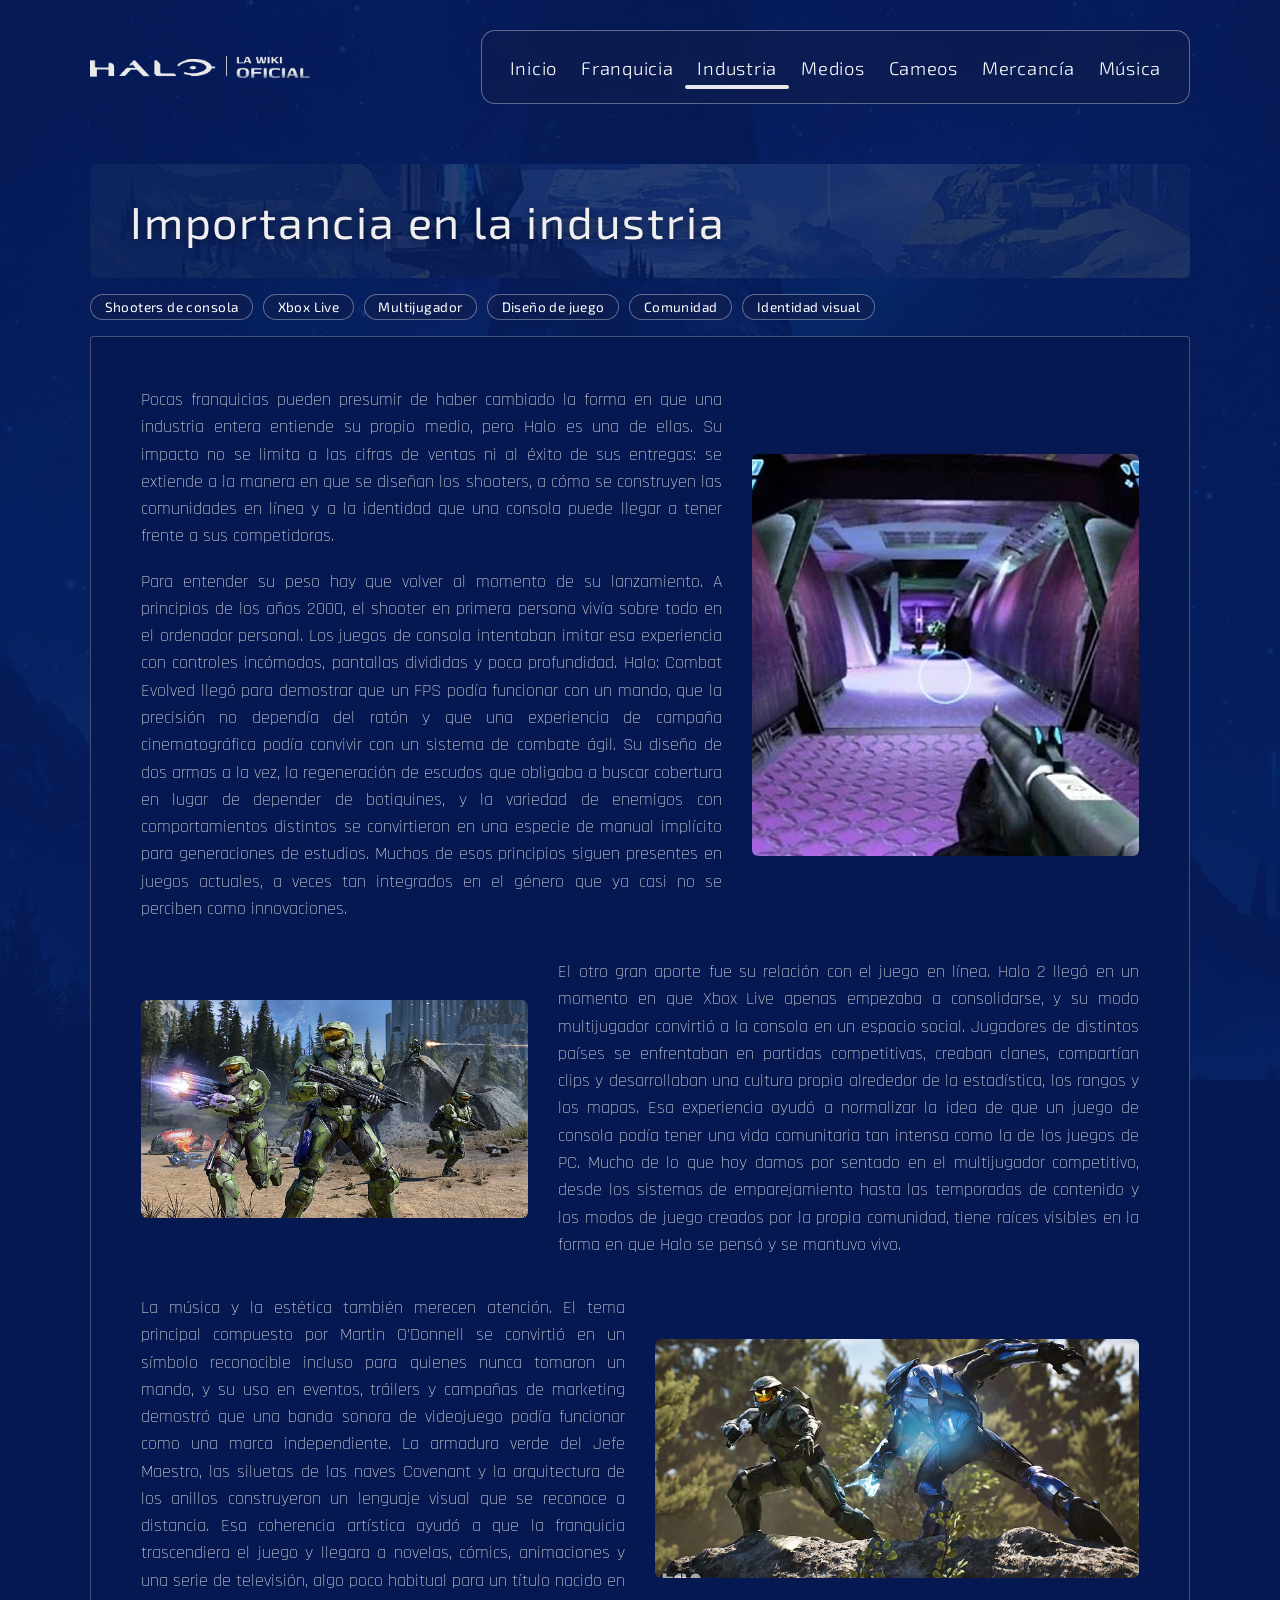
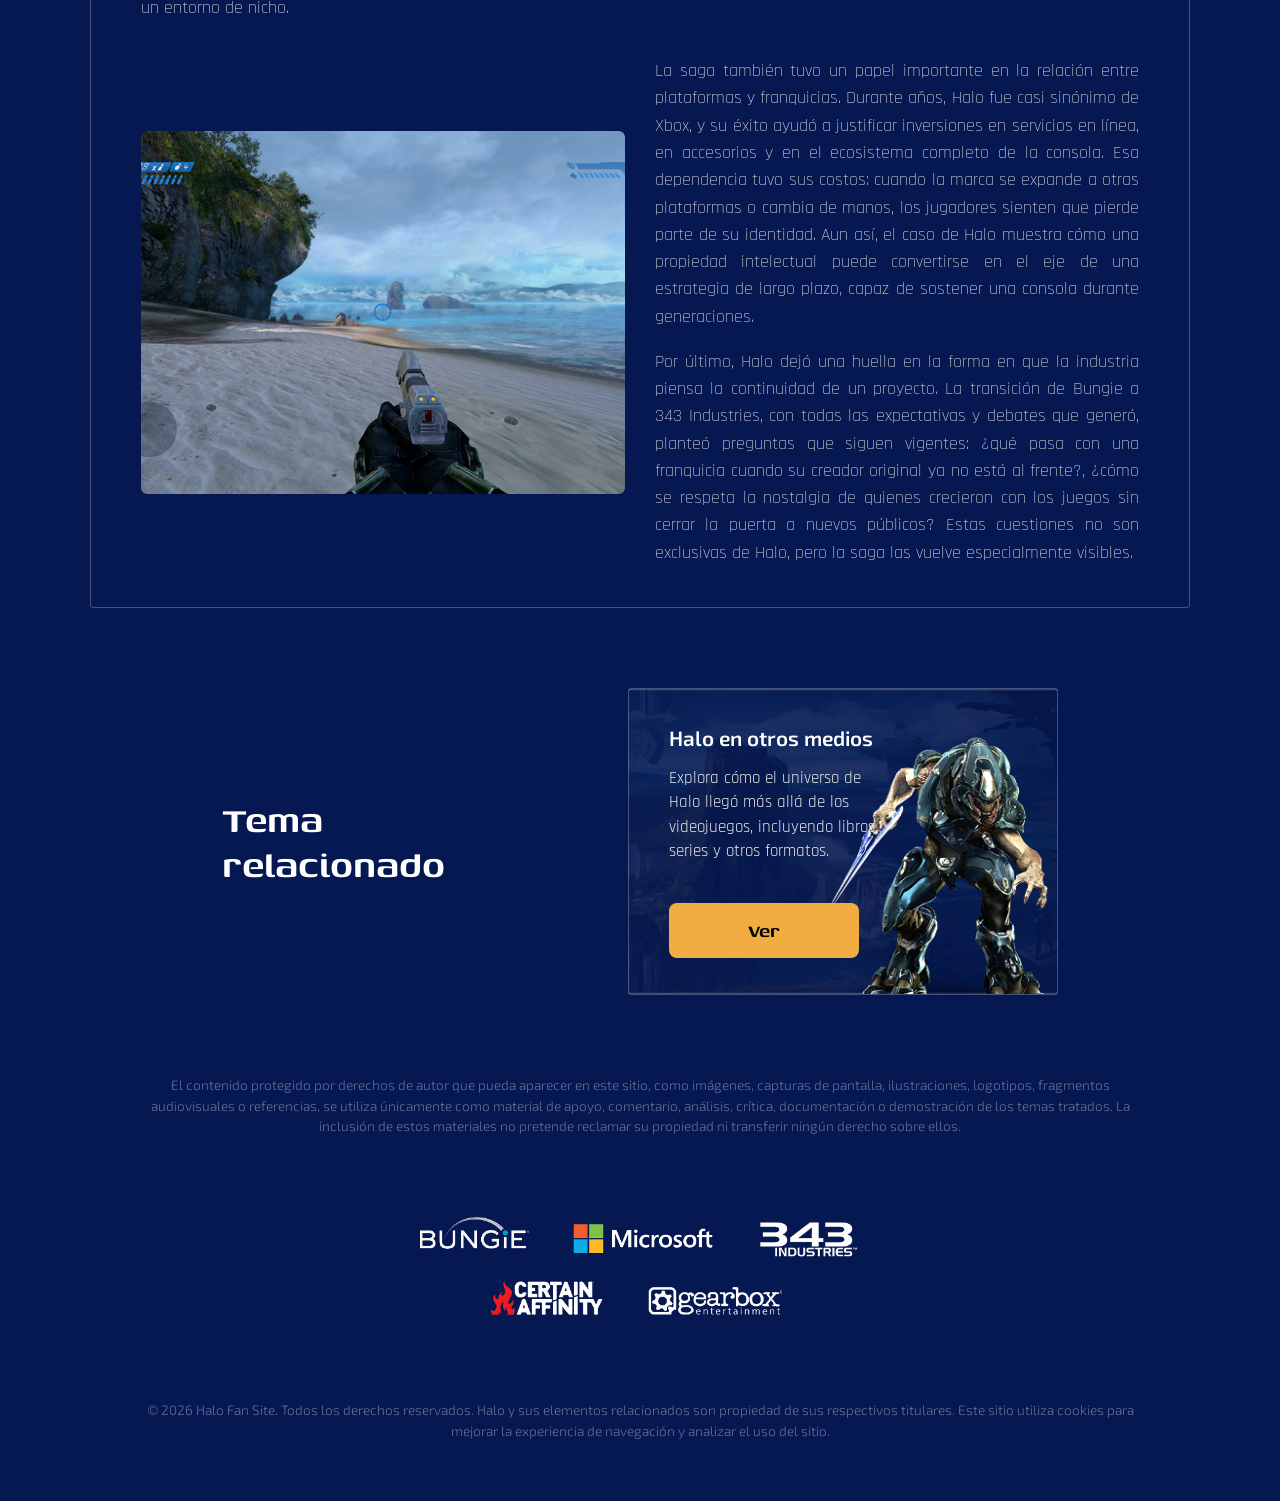
<file: wikihalo/industria.html>
<!DOCTYPE html>
<html lang="es">

<head>
    <meta charset="UTF-8">
    <meta name="viewport" content="width=device-width, initial-scale=1.0">
    <title>Importancia en la industria | Halo La Wiki Oficial</title>
  <link rel="icon" type="image/png" href="img/favicon-96x96.png" sizes="96x96">
    <link rel="icon" type="image/svg+xml" href="img/favicon.svg">
  <link rel="shortcut icon" href="img/favicon.ico">
    <link rel="apple-touch-icon" sizes="180x180" href="img/apple-touch-icon.png">
    <link rel="stylesheet" href="paginas.css">
</head>
<body>
  <header class="encabezado">
        <a href="index.html"><img class="logo" src="img/logochico.png" alt="Logo de Halo, ir al inicio"></a>

        <button id="abrir" class="hamburguesa" type="button">☰</button>

        <ul id="menu" class="menu">
            <li><a class="enlace" href="index.html">Inicio</a></li>
			<li><a class="enlace" href="franquicia.html">Franquicia</a></li>
            <li><a class="enlace activo" href="industria.html">Industria</a></li>
            <li><a class="enlace" href="medios.html">Medios</a></li>
			<li><a class="enlace" href="cameos.html">Cameos</a></li>
            <li><a class="enlace" href="mercancia.html">Mercancía</a></li>
            <li><a class="enlace" href="musica.html">Música</a></li>
        </ul>
    </header>

    <div class="cabecera">
          <h1>Importancia en la industria</h1>
    </div>

    <div class="etiquetas">
        <span class="etiqueta">Shooters de consola</span>

        <span class="etiqueta">Xbox Live</span>
      <span class="etiqueta">Multijugador</span>
        <span class="etiqueta">Diseño de juego</span>
        <span class="etiqueta">Comunidad</span>
        <span class="etiqueta">Identidad visual</span>
  </div>
    <main class="contenido">
        <div class="fila ancha">
			<div class="texto">
				<p>Pocas franquicias pueden presumir de haber cambiado la forma en que una industria entera entiende su propio medio, pero Halo es una de ellas. Su impacto no se limita a las cifras de ventas ni al éxito de sus entregas: se extiende a la manera en que se diseñan los shooters, a cómo se construyen las comunidades en línea y a la identidad que una consola puede llegar a tener frente a sus competidoras.</p>
                <p>Para entender su peso hay que volver al momento de su lanzamiento. A principios de los años 2000, el shooter en primera persona vivía sobre todo en el ordenador personal. Los juegos de consola intentaban imitar esa experiencia con controles incómodos, pantallas divididas y poca profundidad. Halo: Combat Evolved llegó para demostrar que un FPS podía funcionar con un mando, que la precisión no dependía del ratón y que una experiencia de campaña cinematográfica podía convivir con un sistema de combate ágil. Su diseño de dos armas a la vez, la regeneración de escudos que obligaba a buscar cobertura en lugar de depender de botiquines, y la variedad de enemigos con comportamientos distintos se convirtieron en una especie de manual implícito para generaciones de estudios. Muchos de esos principios siguen presentes en juegos actuales, a veces tan integrados en el género que ya casi no se perciben como innovaciones.</p>
            </div>
              <img src="img/imgindustria.png" alt="Pasillo de una nave en Halo: Combat Evolved visto en primera persona">
        </div>

        <div class="fila chica">
            <img src="img/imgindustria2.png" alt="Spartans avanzando en combate">
            <div class="texto">
                <p>El otro gran aporte fue su relación con el juego en línea. Halo 2 llegó en un momento en que Xbox Live apenas empezaba a consolidarse, y su modo multijugador convirtió a la consola en un espacio social. Jugadores de distintos países se enfrentaban en partidas competitivas, creaban clanes, compartían clips y desarrollaban una cultura propia alrededor de la estadística, los rangos y los mapas. Esa experiencia ayudó a normalizar la idea de que un juego de consola podía tener una vida comunitaria tan intensa como la de los juegos de PC. Mucho de lo que hoy damos por sentado en el multijugador competitivo, desde los sistemas de emparejamiento hasta las temporadas de contenido y los modos de juego creados por la propia comunidad, tiene raíces visibles en la forma en que Halo se pensó y se mantuvo vivo.</p>
            </div>
        </div>

        <div class="fila">

              <div class="texto">
                <p>La música y la estética también merecen atención. El tema principal compuesto por Martin O'Donnell se convirtió en un símbolo reconocible incluso para quienes nunca tomaron un mando, y su uso en eventos, tráilers y campañas de marketing demostró que una banda sonora de videojuego podía funcionar como una marca independiente. La armadura verde del Jefe Maestro, las siluetas de las naves Covenant y la arquitectura de los anillos construyeron un lenguaje visual que se reconoce a distancia. Esa coherencia artística ayudó a que la franquicia trascendiera el juego y llegara a novelas, cómics, animaciones y una serie de televisión, algo poco habitual para un título nacido en un entorno de nicho.</p>
            </div>
            <img src="img/imgindustria3.png" alt="El Jefe Maestro enfrentando a un Élite">
        </div>

        <div class="fila">
            <img src="img/imgindustria4.png" alt="Playa de Halo: Combat Evolved vista en primera persona">
            <div class="texto">
                <p>La saga también tuvo un papel importante en la relación entre plataformas y franquicias. Durante años, Halo fue casi sinónimo de Xbox, y su éxito ayudó a justificar inversiones en servicios en línea, en accesorios y en el ecosistema completo de la consola. Esa dependencia tuvo sus costos: cuando la marca se expande a otras plataformas o cambia de manos, los jugadores sienten que pierde parte de su identidad. Aun así, el caso de Halo muestra cómo una propiedad intelectual puede convertirse en el eje de una estrategia de largo plazo, capaz de sostener una consola durante generaciones.</p>
              <p>Por último, Halo dejó una huella en la forma en que la industria piensa la continuidad de un proyecto. La transición de Bungie a 343 Industries, con todas las expectativas y debates que generó, planteó preguntas que siguen vigentes: ¿qué pasa con una franquicia cuando su creador original ya no está al frente?, ¿cómo se respeta la nostalgia de quienes crecieron con los juegos sin cerrar la puerta a nuevos públicos? Estas cuestiones no son exclusivas de Halo, pero la saga las vuelve especialmente visibles.</p>

            </div>

        </div>
    </main>

      <!-- Tema relacionado -->
    <section class="tema">
        <h2>Tema<br>relacionado</h2>
        <article class="relacionada cap3">
          <h3>Halo en otros medios</h3>
            <p>Explora cómo el universo de Halo llegó más allá de los videojuegos, incluyendo libros, series y otros formatos.</p>
            <a href="medios.html" class="ver">Ver</a>
              <img src="img/alien.png" alt="Alien soldado">
        </article>
  </section>

    <div class="aclaracion">
        <p>El contenido protegido por derechos de autor que pueda aparecer en este sitio, como imágenes, capturas de pantalla, ilustraciones, logotipos, fragmentos audiovisuales o referencias, se utiliza únicamente como material de apoyo, comentario, análisis, crítica, documentación o demostración de los temas tratados. La inclusión de estos materiales no pretende reclamar su propiedad ni transferir ningún derecho sobre ellos.</p>
    </div>
    <div class="logos">
        <img src="img/logos.png" alt="Logos de Bungie, Microsoft, 343 Industries, Certain Affinity, Gearbox y Activision">
    </div>


    <footer class="derechos">
        <p>© 2026 Halo Fan Site. Todos los derechos reservados. Halo y sus elementos relacionados son propiedad de sus respectivos titulares. Este sitio utiliza cookies para mejorar la experiencia de navegación y analizar el uso del sitio.</p>
    </footer>

    <script src="menu.js"></script>

</body>
</html>
</file>
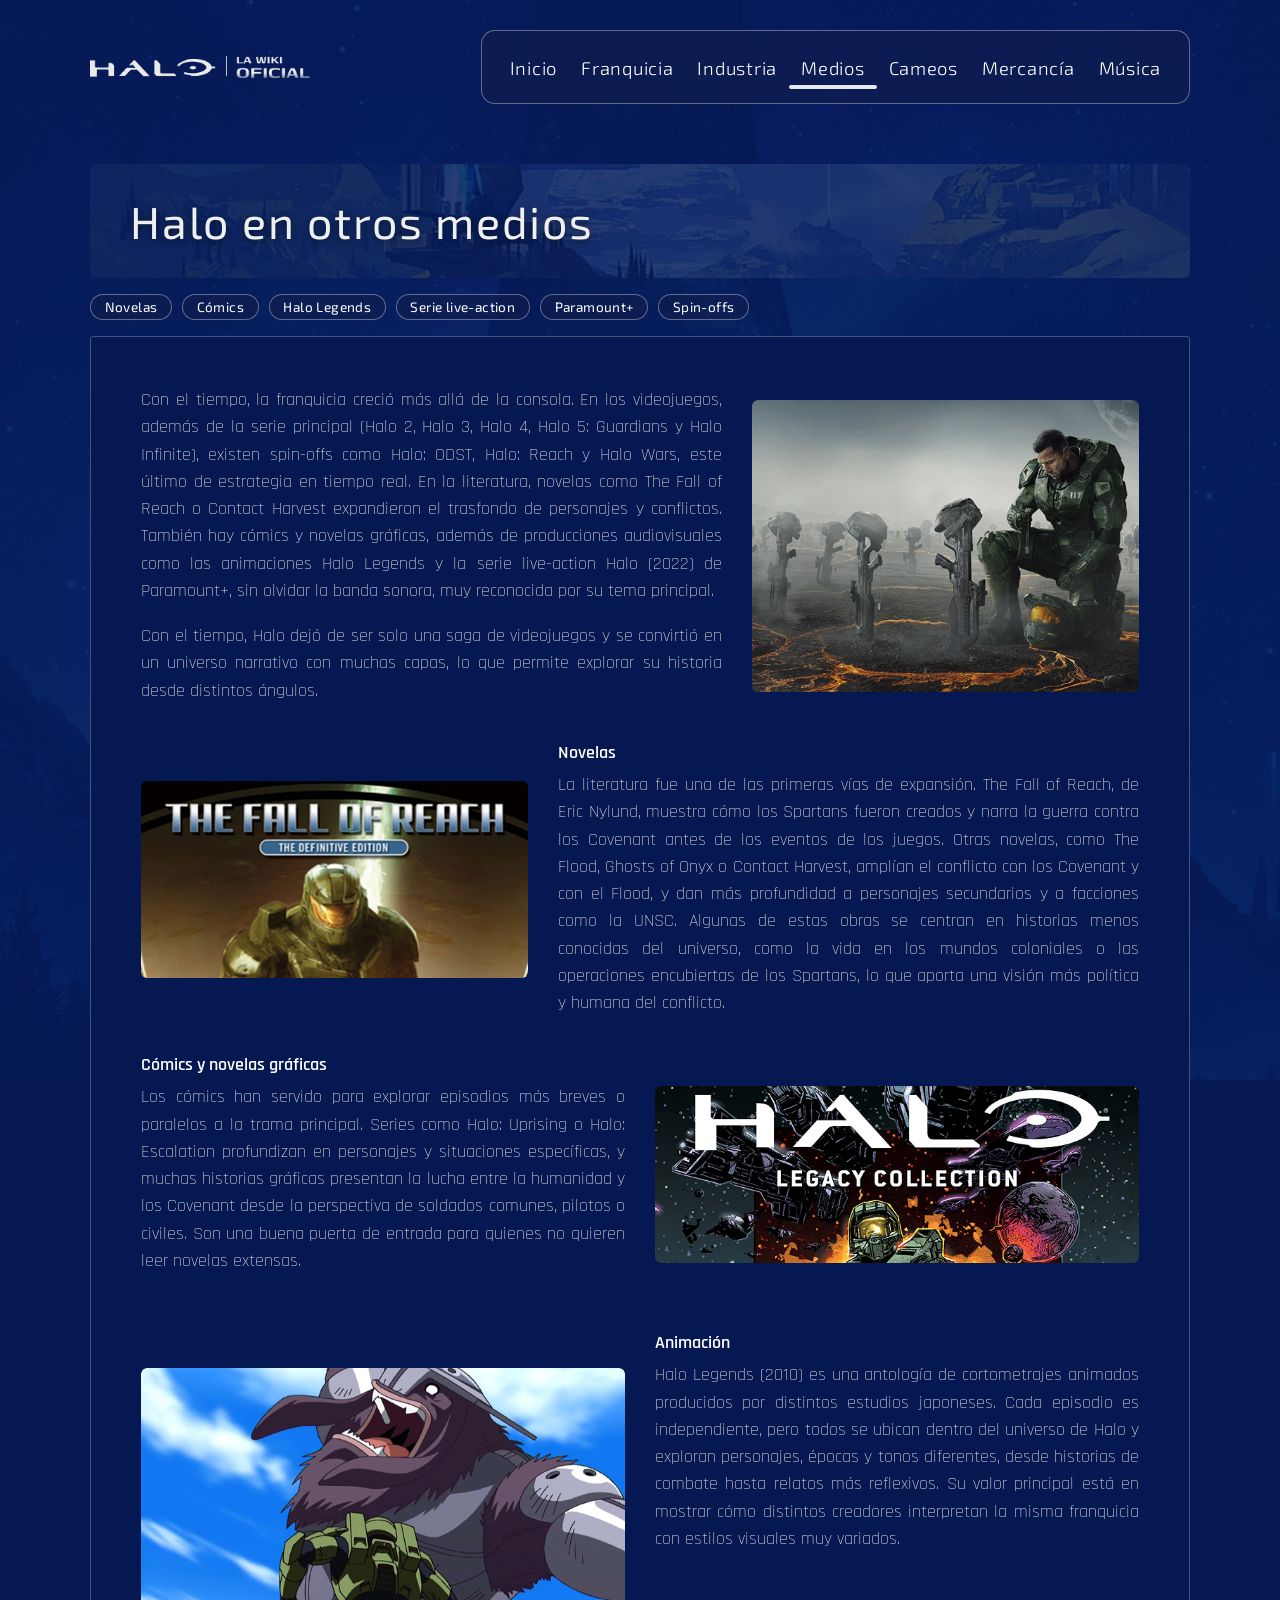
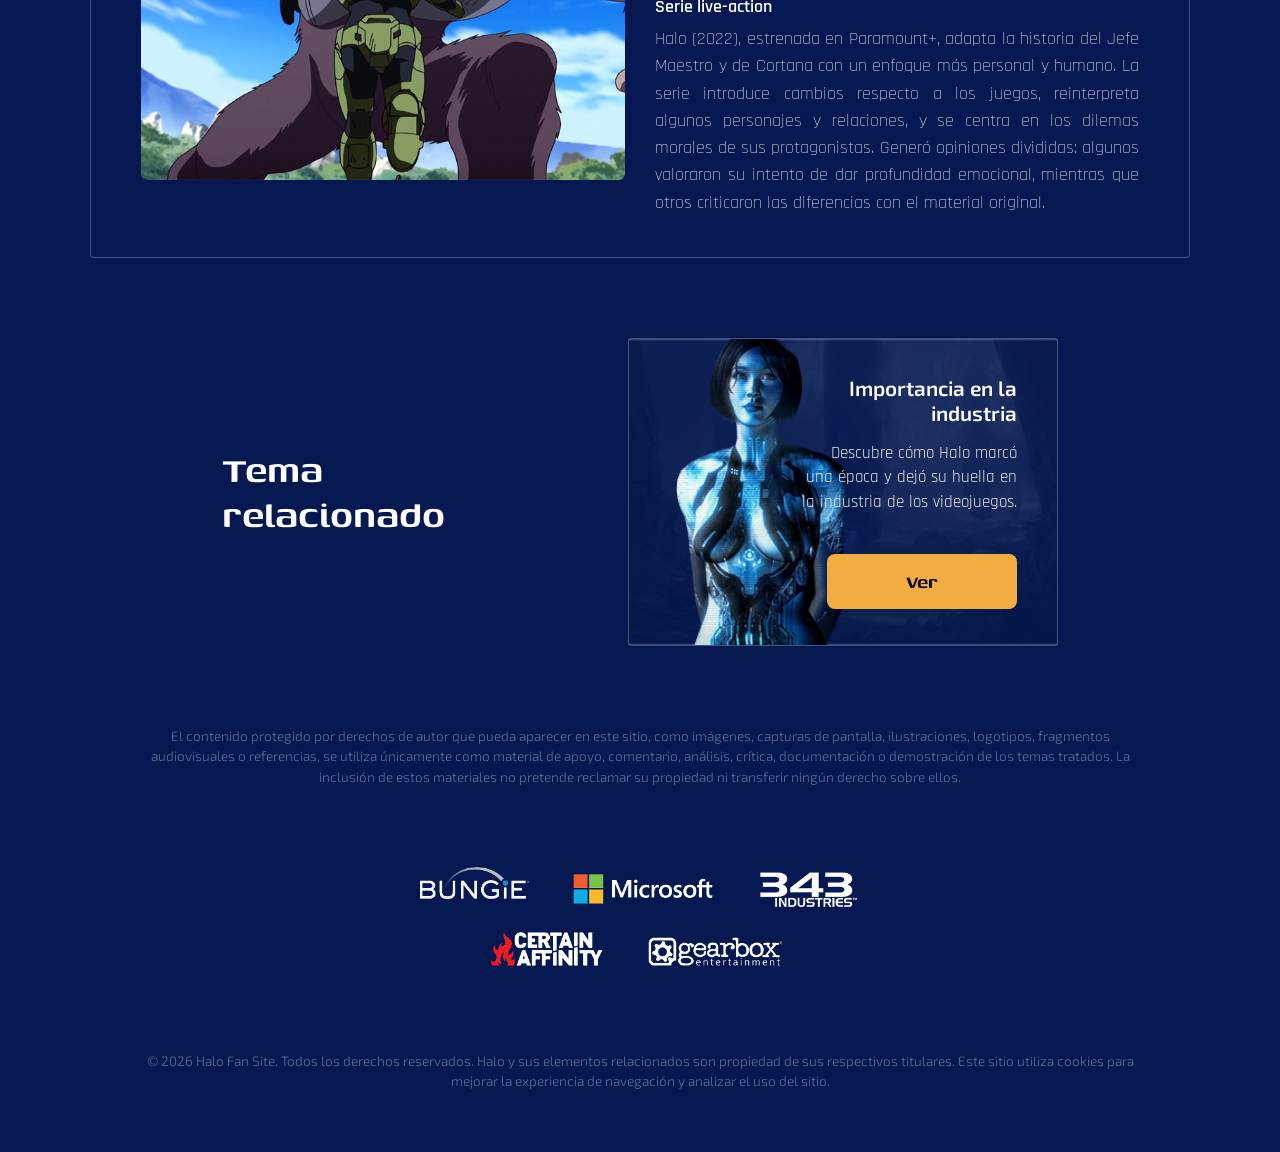
<file: wikihalo/medios.html>
<!DOCTYPE html>
<html lang="es">
<head>
    <meta charset="UTF-8">
    <meta name="viewport" content="width=device-width, initial-scale=1.0">
    <title>Halo en otros medios | Halo La Wiki Oficial</title>
    <link rel="icon" type="image/png" href="img/favicon-96x96.png" sizes="96x96">
    <link rel="icon" type="image/svg+xml" href="img/favicon.svg">
    <link rel="shortcut icon" href="img/favicon.ico">
    <link rel="apple-touch-icon" sizes="180x180" href="img/apple-touch-icon.png">
    <link rel="stylesheet" href="paginas.css">
</head>
<body>

  <header class="encabezado">
        <a href="index.html"><img class="logo" src="img/logochico.png" alt="Logo de Halo, ir al inicio"></a>


        <button id="abrir" class="hamburguesa" type="button">☰</button>

        <ul id="menu" class="menu">
            <li><a class="enlace" href="index.html">Inicio</a></li>
            <li><a class="enlace" href="franquicia.html">Franquicia</a></li>
            <li><a class="enlace" href="industria.html">Industria</a></li>
            <li><a class="enlace activo" href="medios.html">Medios</a></li>
            <li><a class="enlace" href="cameos.html">Cameos</a></li>
            <li><a class="enlace" href="mercancia.html">Mercancía</a></li>
            <li><a class="enlace" href="musica.html">Música</a></li>
        </ul>
      </header>

    <div class="cabecera">
        <h1>Halo en otros medios</h1>
    </div>

      <div class="etiquetas">
          <span class="etiqueta">Novelas</span>
        <span class="etiqueta">Cómics</span>
        <span class="etiqueta">Halo Legends</span>
        <span class="etiqueta">Serie live-action</span>
        <span class="etiqueta">Paramount+</span>
        <span class="etiqueta">Spin-offs</span>
    </div>

    <main class="contenido">

        <div class="fila ancha">

            <div class="texto">
              <p>Con el tiempo, la franquicia creció más allá de la consola. En los videojuegos, además de la serie principal (Halo 2, Halo 3, Halo 4, Halo 5: Guardians y Halo Infinite), existen spin-offs como Halo: ODST, Halo: Reach y Halo Wars, este último de estrategia en tiempo real. En la literatura, novelas como The Fall of Reach o Contact Harvest expandieron el trasfondo de personajes y conflictos. También hay cómics y novelas gráficas, además de producciones audiovisuales como las animaciones Halo Legends y la serie live-action Halo (2022) de Paramount+, sin olvidar la banda sonora, muy reconocida por su tema principal.</p>
                <p>Con el tiempo, Halo dejó de ser solo una saga de videojuegos y se convirtió en un universo narrativo con muchas capas, lo que permite explorar su historia desde distintos ángulos.</p>
			</div>
            <img src="img/imgmedios1.png" alt="El Jefe Maestro de la serie live-action arrodillado en un campo de batalla">
        </div>


      <div class="fila chica">

            <img src="img/imgmedios2.png" alt="Portada de la novela The Fall of Reach">
          <div class="bloque">
				<h3>Novelas</h3>
				<p>La literatura fue una de las primeras vías de expansión. The Fall of Reach, de Eric Nylund, muestra cómo los Spartans fueron creados y narra la guerra contra los Covenant antes de los eventos de los juegos. Otras novelas, como The Flood, Ghosts of Onyx o Contact Harvest, amplían el conflicto con los Covenant y con el Flood, y dan más profundidad a personajes secundarios y a facciones como la UNSC. Algunas de estas obras se centran en historias menos conocidas del universo, como la vida en los mundos coloniales o las operaciones encubiertas de los Spartans, lo que aporta una visión más política y humana del conflicto.</p>
            </div>
        </div>

        <div class="fila">
            <div class="bloque">
                <h3>Cómics y novelas gráficas</h3>
                <p>Los cómics han servido para explorar episodios más breves o paralelos a la trama principal. Series como Halo: Uprising o Halo: Escalation profundizan en personajes y situaciones específicas, y muchas historias gráficas presentan la lucha entre la humanidad y los Covenant desde la perspectiva de soldados comunes, pilotos o civiles. Son una buena puerta de entrada para quienes no quieren leer novelas extensas.</p>

            </div>
            <img src="img/imgmedios3.png" alt="Portada del cómic Halo Legacy Collection">
      </div>

        <div class="fila">
          <img src="img/imgmedios4.png" alt="Escena animada de Halo Legends">
          <div class="columna">
                <div class="bloque">
                  <h3>Animación</h3>
                    <p>Halo Legends (2010) es una antología de cortometrajes animados producidos por distintos estudios japoneses. Cada episodio es independiente, pero todos se ubican dentro del universo de Halo y exploran personajes, épocas y tonos diferentes, desde historias de combate hasta relatos más reflexivos. Su valor principal está en mostrar cómo distintos creadores interpretan la misma franquicia con estilos visuales muy variados.</p>
                </div>
                  <div class="bloque">
                    <h3>Serie live-action</h3>
                    <p>Halo (2022), estrenada en Paramount+, adapta la historia del Jefe Maestro y de Cortana con un enfoque más personal y humano. La serie introduce cambios respecto a los juegos, reinterpreta algunos personajes y relaciones, y se centra en los dilemas morales de sus protagonistas. Generó opiniones divididas: algunos valoraron su intento de dar profundidad emocional, mientras que otros criticaron las diferencias con el material original.</p>
                </div>
            </div>
		</div>
    </main>

    <!-- Tema relacionado -->
    <section class="tema">
      <h2>Tema<br>relacionado</h2>
        <article class="relacionada cap2 izquierda">
            <h3>Importancia en la industria</h3>
            <p>Descubre cómo Halo marcó una época y dejó su huella en la industria de los videojuegos.</p>
			<a href="industria.html" class="ver">Ver</a>
            <img src="img/cortana.png" alt="Cortana">
      </article>
    </section>
    <div class="aclaracion">
        <p>El contenido protegido por derechos de autor que pueda aparecer en este sitio, como imágenes, capturas de pantalla, ilustraciones, logotipos, fragmentos audiovisuales o referencias, se utiliza únicamente como material de apoyo, comentario, análisis, crítica, documentación o demostración de los temas tratados. La inclusión de estos materiales no pretende reclamar su propiedad ni transferir ningún derecho sobre ellos.</p>
    </div>

    <div class="logos">
        <img src="img/logos.png" alt="Logos de Bungie, Microsoft, 343 Industries, Certain Affinity, Gearbox y Activision">
    </div>

    <footer class="derechos">
        <p>© 2026 Halo Fan Site. Todos los derechos reservados. Halo y sus elementos relacionados son propiedad de sus respectivos titulares. Este sitio utiliza cookies para mejorar la experiencia de navegación y analizar el uso del sitio.</p>
    </footer>

    <script src="menu.js"></script>

</body>
</html>
</file>
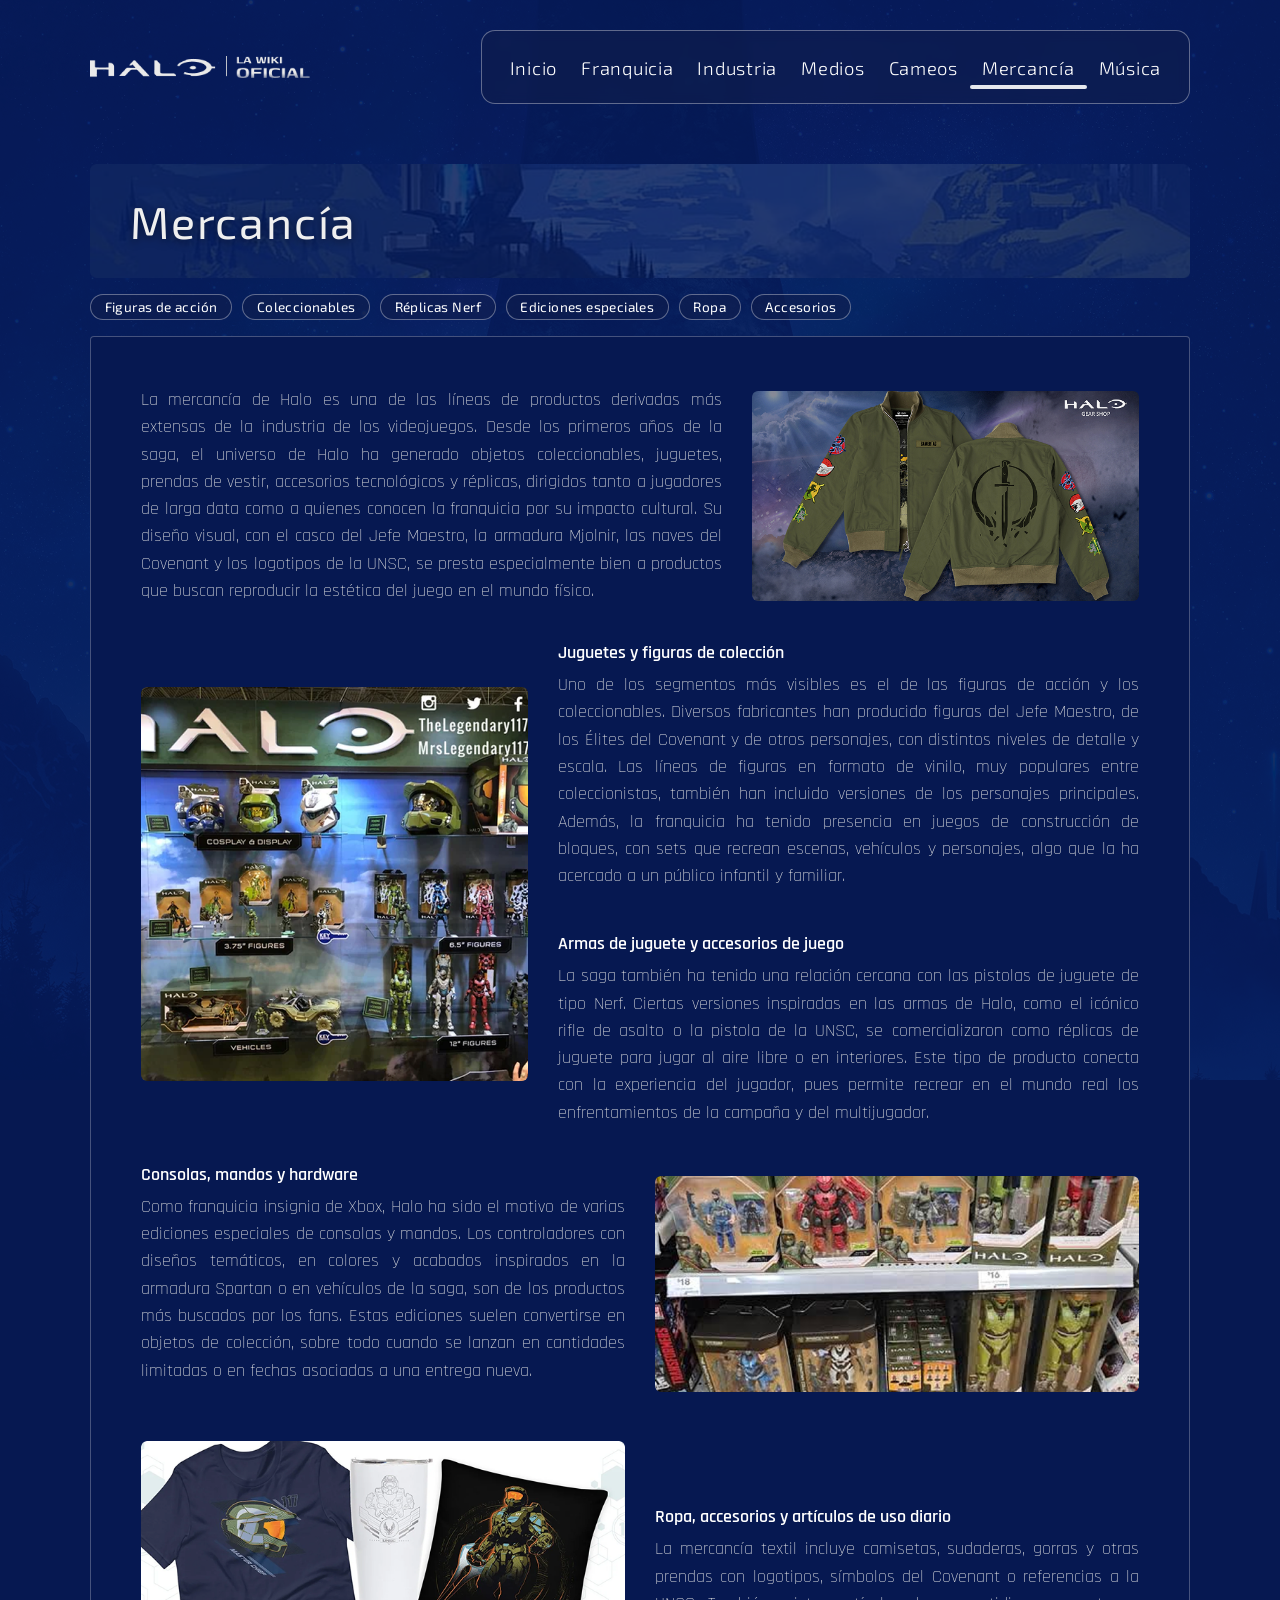
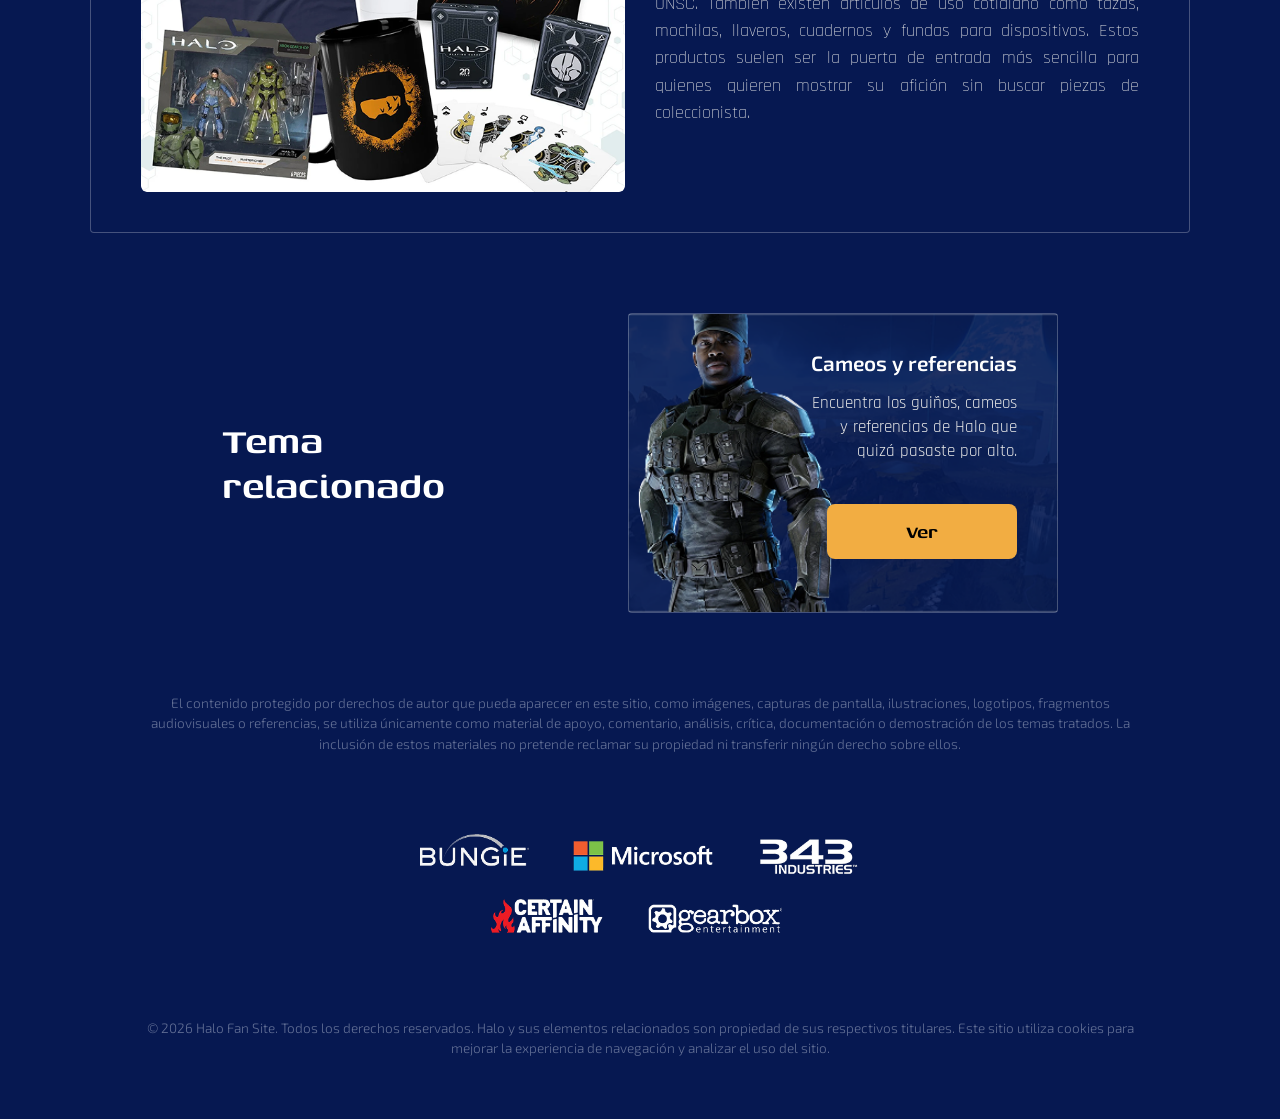
<file: wikihalo/mercancia.html>
<!DOCTYPE html>

<html lang="es">
  <head>
    <meta charset="UTF-8">
    <meta name="viewport" content="width=device-width, initial-scale=1.0">
    <title>Mercancía | Halo La Wiki Oficial</title>
    <link rel="icon" type="image/png" href="img/favicon-96x96.png" sizes="96x96">
    <link rel="icon" type="image/svg+xml" href="img/favicon.svg">
    <link rel="shortcut icon" href="img/favicon.ico">
    <link rel="apple-touch-icon" sizes="180x180" href="img/apple-touch-icon.png">
    <link rel="stylesheet" href="paginas.css">
  </head>

<body>
    <header class="encabezado">

        <a href="index.html"><img class="logo" src="img/logochico.png" alt="Logo de Halo, ir al inicio"></a>
        <button id="abrir" class="hamburguesa" type="button">☰</button>

        <ul id="menu" class="menu">
            <li><a class="enlace" href="index.html">Inicio</a></li>
            <li><a class="enlace" href="franquicia.html">Franquicia</a></li>
            <li><a class="enlace" href="industria.html">Industria</a></li>
            <li><a class="enlace" href="medios.html">Medios</a></li>
			<li><a class="enlace" href="cameos.html">Cameos</a></li>
            <li><a class="enlace activo" href="mercancia.html">Mercancía</a></li>
            <li><a class="enlace" href="musica.html">Música</a></li>
        </ul>
  </header>

    <div class="cabecera">
        <h1>Mercancía</h1>
    </div>

    <div class="etiquetas">
        <span class="etiqueta">Figuras de acción</span>
        <span class="etiqueta">Coleccionables</span>
        <span class="etiqueta">Réplicas Nerf</span>
        <span class="etiqueta">Ediciones especiales</span>
        <span class="etiqueta">Ropa</span>
        <span class="etiqueta">Accesorios</span>
    </div>
      <main class="contenido">

        <div class="fila ancha">
			<div class="texto">
                <p>La mercancía de Halo es una de las líneas de productos derivadas más extensas de la industria de los videojuegos. Desde los primeros años de la saga, el universo de Halo ha generado objetos coleccionables, juguetes, prendas de vestir, accesorios tecnológicos y réplicas, dirigidos tanto a jugadores de larga data como a quienes conocen la franquicia por su impacto cultural. Su diseño visual, con el casco del Jefe Maestro, la armadura Mjolnir, las naves del Covenant y los logotipos de la UNSC, se presta especialmente bien a productos que buscan reproducir la estética del juego en el mundo físico.</p>
          </div>
            <img src="img/imgmerca1.png" alt="Chamarra oficial de Halo con parches">
        </div>
        <div class="fila chica">
            <img src="img/imgmerca2.png" alt="Exhibidor de figuras y cascos de Halo">
            <div class="columna">

                <div class="bloque">
                    <h3>Juguetes y figuras de colección</h3>
                    <p>Uno de los segmentos más visibles es el de las figuras de acción y los coleccionables. Diversos fabricantes han producido figuras del Jefe Maestro, de los Élites del Covenant y de otros personajes, con distintos niveles de detalle y escala. Las líneas de figuras en formato de vinilo, muy populares entre coleccionistas, también han incluido versiones de los personajes principales. Además, la franquicia ha tenido presencia en juegos de construcción de bloques, con sets que recrean escenas, vehículos y personajes, algo que la ha acercado a un público infantil y familiar.</p>
                </div>
                <div class="bloque">
                    <h3>Armas de juguete y accesorios de juego</h3>
                    <p>La saga también ha tenido una relación cercana con las pistolas de juguete de tipo Nerf. Ciertas versiones inspiradas en las armas de Halo, como el icónico rifle de asalto o la pistola de la UNSC, se comercializaron como réplicas de juguete para jugar al aire libre o en interiores. Este tipo de producto conecta con la experiencia del jugador, pues permite recrear en el mundo real los enfrentamientos de la campaña y del multijugador.</p>

                  </div>
            </div>
        </div>


        <div class="fila">
            <div class="bloque">
                <h3>Consolas, mandos y hardware</h3>
                <p>Como franquicia insignia de Xbox, Halo ha sido el motivo de varias ediciones especiales de consolas y mandos. Los controladores con diseños temáticos, en colores y acabados inspirados en la armadura Spartan o en vehículos de la saga, son de los productos más buscados por los fans. Estas ediciones suelen convertirse en objetos de colección, sobre todo cuando se lanzan en cantidades limitadas o en fechas asociadas a una entrega nueva.</p>
			</div>
            <img src="img/imgmerca3.png" alt="Anaquel de tienda con figuras de Halo">
        </div>
        <div class="fila">

            <img src="img/imgmerca4.png" alt="Camiseta, taza, cojín y cartas de Halo">
            <div class="bloque">
                <h3>Ropa, accesorios y artículos de uso diario</h3>
                <p>La mercancía textil incluye camisetas, sudaderas, gorras y otras prendas con logotipos, símbolos del Covenant o referencias a la UNSC. También existen artículos de uso cotidiano como tazas, mochilas, llaveros, cuadernos y fundas para dispositivos. Estos productos suelen ser la puerta de entrada más sencilla para quienes quieren mostrar su afición sin buscar piezas de coleccionista.</p>

            </div>
        </div>

    </main>

    <!-- Tema relacionado -->
  <section class="tema">
        <h2>Tema<br>relacionado</h2>
        <article class="relacionada cap4 izquierda">
            <h3>Cameos y referencias</h3>
            <p>Encuentra los guiños, cameos y referencias de Halo que quizá pasaste por alto.</p>
            <a href="cameos.html" class="ver">Ver</a>
            <img src="img/soldado.png" alt="Soldado">

        </article>
    </section>
    <div class="aclaracion">
		<p>El contenido protegido por derechos de autor que pueda aparecer en este sitio, como imágenes, capturas de pantalla, ilustraciones, logotipos, fragmentos audiovisuales o referencias, se utiliza únicamente como material de apoyo, comentario, análisis, crítica, documentación o demostración de los temas tratados. La inclusión de estos materiales no pretende reclamar su propiedad ni transferir ningún derecho sobre ellos.</p>
    </div>

    <div class="logos">
        <img src="img/logos.png" alt="Logos de Bungie, Microsoft, 343 Industries, Certain Affinity, Gearbox y Activision">
    </div>

    <footer class="derechos">
        <p>© 2026 Halo Fan Site. Todos los derechos reservados. Halo y sus elementos relacionados son propiedad de sus respectivos titulares. Este sitio utiliza cookies para mejorar la experiencia de navegación y analizar el uso del sitio.</p>
    </footer>
    <script src="menu.js"></script>
  </body>

</html>
</file>
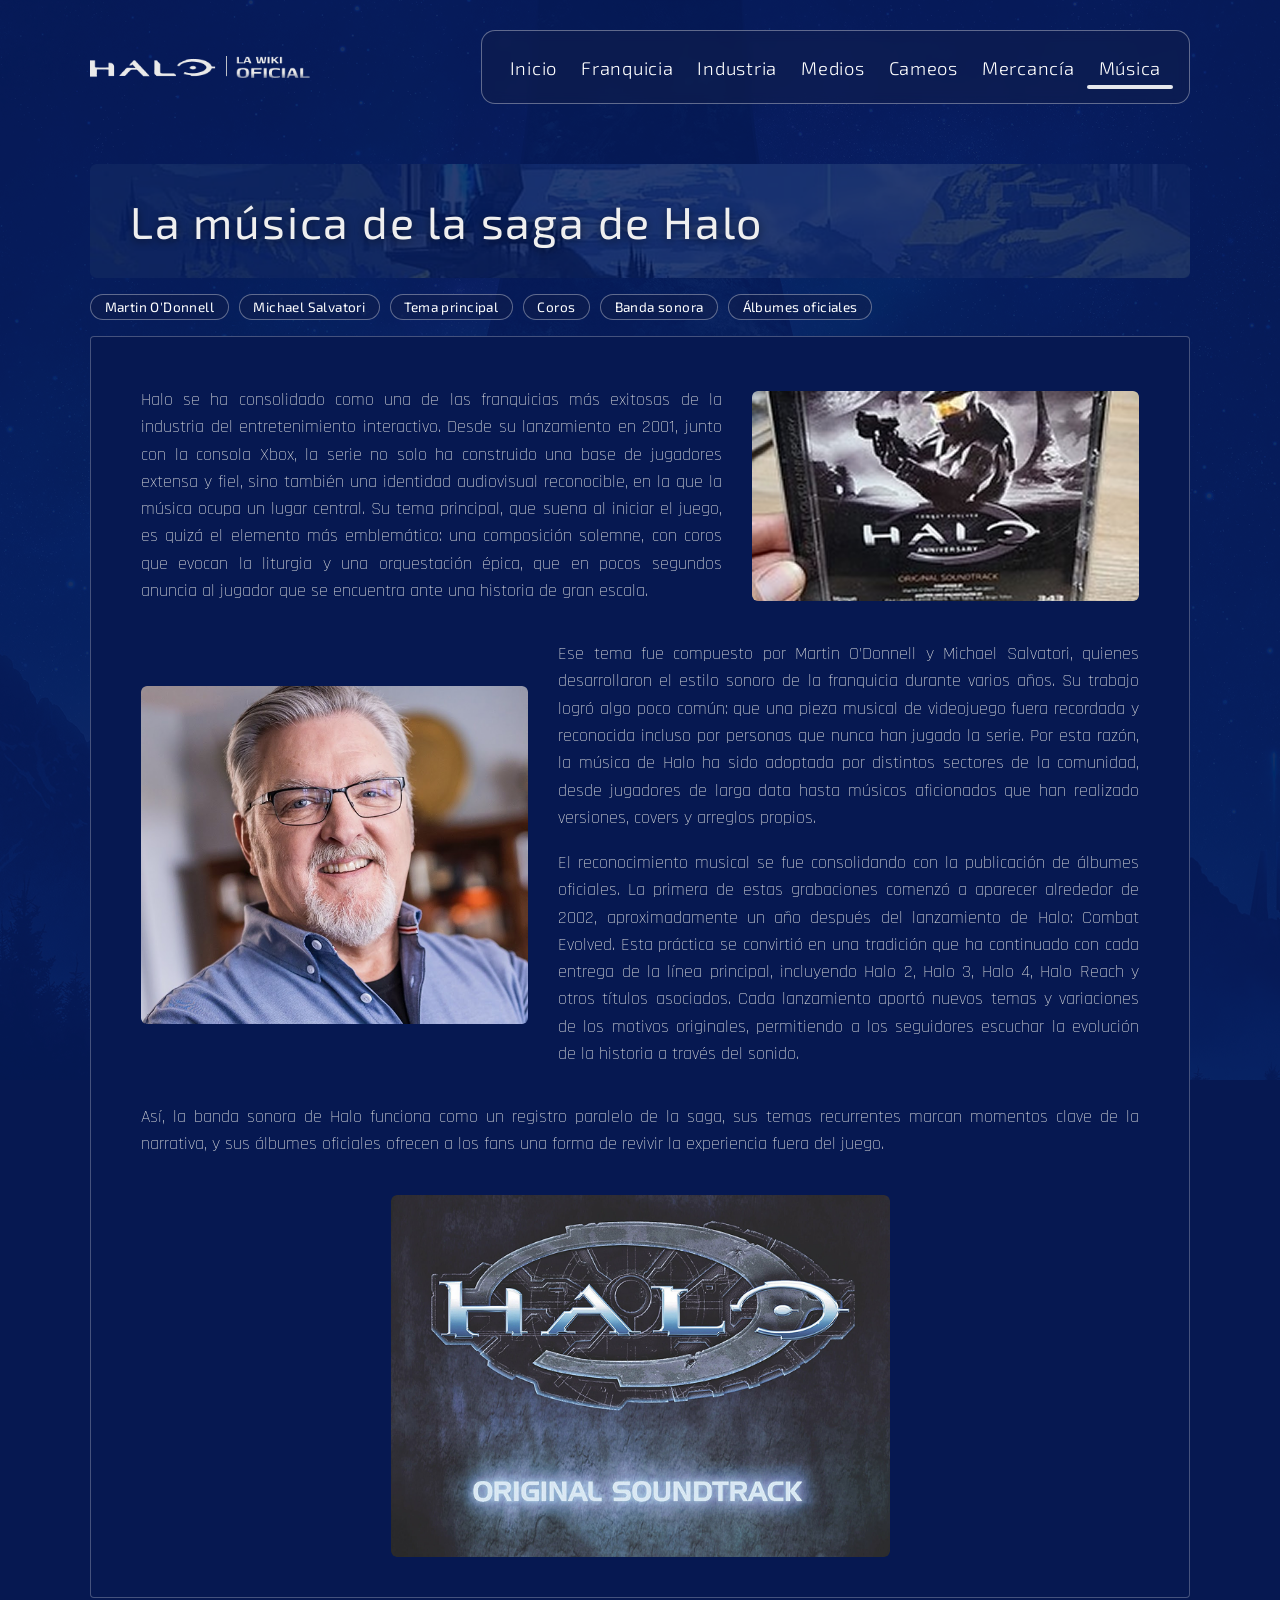
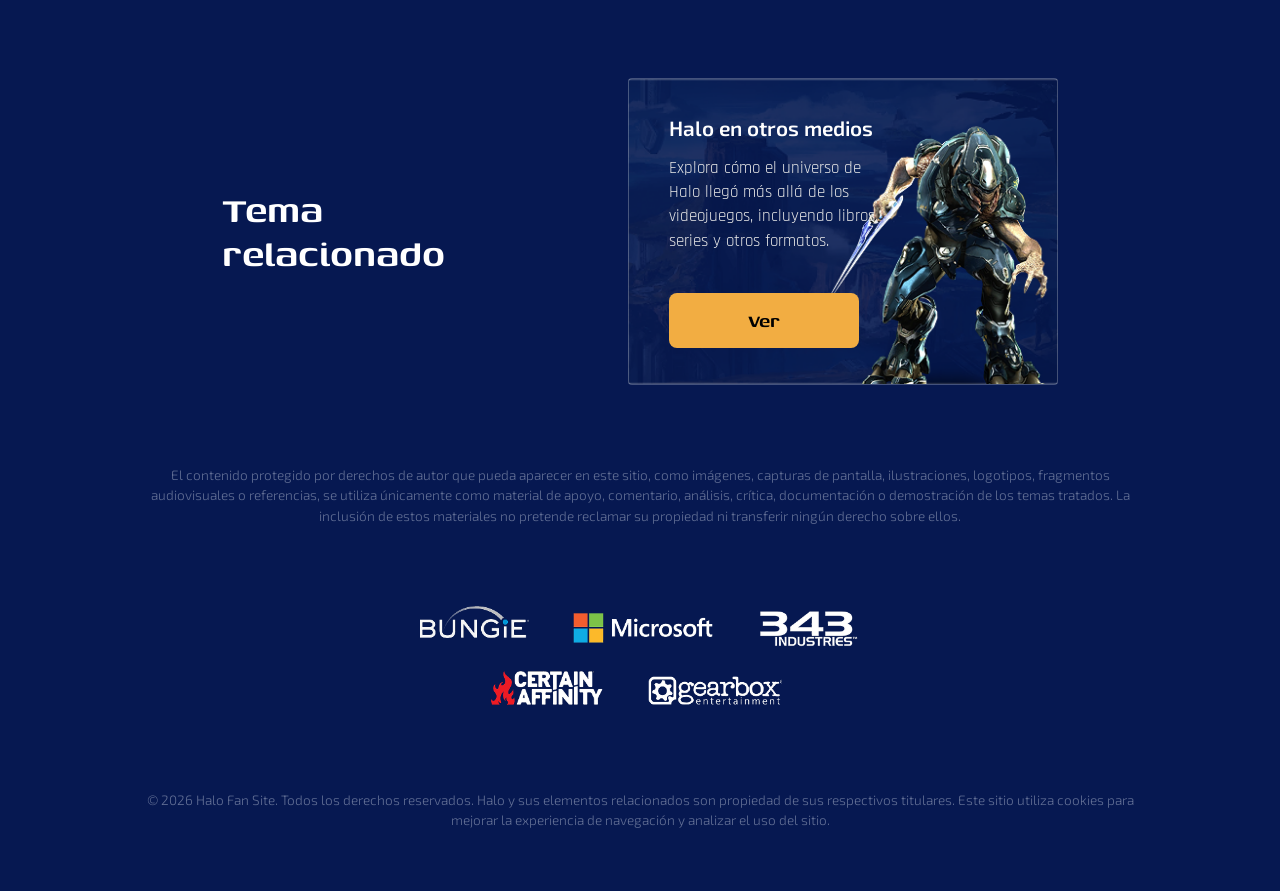
<file: wikihalo/musica.html>
<!DOCTYPE html>
<html lang="es">

<head>
    <meta charset="UTF-8">
    <meta name="viewport" content="width=device-width, initial-scale=1.0">
    <title>La música de la saga de Halo | Halo La Wiki Oficial</title>
    <link rel="icon" type="image/png" href="img/favicon-96x96.png" sizes="96x96">
    <link rel="icon" type="image/svg+xml" href="img/favicon.svg">
    <link rel="shortcut icon" href="img/favicon.ico">
  <link rel="apple-touch-icon" sizes="180x180" href="img/apple-touch-icon.png">
    <link rel="stylesheet" href="paginas.css">
</head>


<body>

    <header class="encabezado">
        <a href="index.html"><img class="logo" src="img/logochico.png" alt="Logo de Halo, ir al inicio"></a>
        <button id="abrir" class="hamburguesa" type="button">☰</button>

        <ul id="menu" class="menu">
            <li><a class="enlace" href="index.html">Inicio</a></li>
			<li><a class="enlace" href="franquicia.html">Franquicia</a></li>
            <li><a class="enlace" href="industria.html">Industria</a></li>
            <li><a class="enlace" href="medios.html">Medios</a></li>
            <li><a class="enlace" href="cameos.html">Cameos</a></li>
            <li><a class="enlace" href="mercancia.html">Mercancía</a></li>
              <li><a class="enlace activo" href="musica.html">Música</a></li>
        </ul>
  </header>

    <div class="cabecera">
        <h1>La música de la saga de Halo</h1>
    </div>
    <div class="etiquetas">
        <span class="etiqueta">Martin O'Donnell</span>
        <span class="etiqueta">Michael Salvatori</span>
        <span class="etiqueta">Tema principal</span>
        <span class="etiqueta">Coros</span>
        <span class="etiqueta">Banda sonora</span>
        <span class="etiqueta">Álbumes oficiales</span>
    </div>

    <main class="contenido">
        <div class="fila ancha">
            <div class="texto">
                <p>Halo se ha consolidado como una de las franquicias más exitosas de la industria del entretenimiento interactivo. Desde su lanzamiento en 2001, junto con la consola Xbox, la serie no solo ha construido una base de jugadores extensa y fiel, sino también una identidad audiovisual reconocible, en la que la música ocupa un lugar central. Su tema principal, que suena al iniciar el juego, es quizá el elemento más emblemático: una composición solemne, con coros que evocan la liturgia y una orquestación épica, que en pocos segundos anuncia al jugador que se encuentra ante una historia de gran escala.</p>
            </div>
              <img src="img/imgmusica1.png" alt="Disco de la banda sonora de Halo Anniversary">
        </div>

        <div class="fila chica">
            <img src="img/imgmusica2.png" alt="Retrato del compositor Martin O'Donnell">
            <div class="texto">
                <p>Ese tema fue compuesto por Martin O'Donnell y Michael Salvatori, quienes desarrollaron el estilo sonoro de la franquicia durante varios años. Su trabajo logró algo poco común: que una pieza musical de videojuego fuera recordada y reconocida incluso por personas que nunca han jugado la serie. Por esta razón, la música de Halo ha sido adoptada por distintos sectores de la comunidad, desde jugadores de larga data hasta músicos aficionados que han realizado versiones, covers y arreglos propios.</p>

                <p>El reconocimiento musical se fue consolidando con la publicación de álbumes oficiales. La primera de estas grabaciones comenzó a aparecer alrededor de 2002, aproximadamente un año después del lanzamiento de Halo: Combat Evolved. Esta práctica se convirtió en una tradición que ha continuado con cada entrega de la línea principal, incluyendo Halo 2, Halo 3, Halo 4, Halo Reach y otros títulos asociados. Cada lanzamiento aportó nuevos temas y variaciones de los motivos originales, permitiendo a los seguidores escuchar la evolución de la historia a través del sonido.</p>
            </div>
		</div>

        <div class="parrafo">
              <p>Así, la banda sonora de Halo funciona como un registro paralelo de la saga, sus temas recurrentes marcan momentos clave de la narrativa, y sus álbumes oficiales ofrecen a los fans una forma de revivir la experiencia fuera del juego.</p>
        </div>
          <img class="centrada" src="img/imgmusica3.png" alt="Portada de Halo Original Soundtrack">
  </main>
    <!-- Tema relacionado -->
    <section class="tema">
        <h2>Tema<br>relacionado</h2>

        <article class="relacionada cap3">
            <h3>Halo en otros medios</h3>
            <p>Explora cómo el universo de Halo llegó más allá de los videojuegos, incluyendo libros, series y otros formatos.</p>
              <a href="medios.html" class="ver">Ver</a>
          <img src="img/alien.png" alt="Alien soldado">
        </article>
    </section>

      <div class="aclaracion">
        <p>El contenido protegido por derechos de autor que pueda aparecer en este sitio, como imágenes, capturas de pantalla, ilustraciones, logotipos, fragmentos audiovisuales o referencias, se utiliza únicamente como material de apoyo, comentario, análisis, crítica, documentación o demostración de los temas tratados. La inclusión de estos materiales no pretende reclamar su propiedad ni transferir ningún derecho sobre ellos.</p>
    </div>
    <div class="logos">
        <img src="img/logos.png" alt="Logos de Bungie, Microsoft, 343 Industries, Certain Affinity, Gearbox y Activision">

    </div>

    <footer class="derechos">
        <p>© 2026 Halo Fan Site. Todos los derechos reservados. Halo y sus elementos relacionados son propiedad de sus respectivos titulares. Este sitio utiliza cookies para mejorar la experiencia de navegación y analizar el uso del sitio.</p>
      </footer>

    <script src="menu.js"></script>

</body>

</html>
</file>
<file: wikihalo/paginas.css>
@import url('https://fonts.googleapis.com/css2?family=Genos:wght@400;600&family=Exo+2:wght@300;400;600&family=Rajdhani:wght@300;400;500;600&display=swap');

* {
    box-sizing: border-box;
}

body {
      margin:0;
	min-height: 100vh;
    color:#E6E6E6;
    font-family:"Rajdhani", sans-serif;
  background-color:#061851;
  background-image: url('img/fondoweb.png');
    background-position: center top;
    background-repeat: no-repeat;
}

img { display: block; max-width: 100%; }
a {
    text-decoration: none;
}

/* ========== ENCABEZADO ========== */
.encabezado {
  display: flex;
    flex-wrap: wrap;
    justify-content:space-between;
      align-items: center;
    gap: 20px;
	max-width: 1100px;
      margin:0 auto;
    padding:30px 0 0;
}

.encabezado .logo {
    width: 220px;
    margin: 0;
}

.hamburguesa {
    display: none;
    padding:0.4rem 0.8rem;
    background: rgba(18, 30, 75, 0.55);
    border: 1px solid rgba(255, 255, 255, 0.35);
    border-radius: 8px;
	color: #ffffff;
    font-family:'Exo 2', sans-serif;
    font-size: 1.5rem;
      line-height: 1;
    cursor: pointer;
}

.menu {
    display:flex;
    flex-direction:row;
    align-items: center;
    margin: 0;
    padding:0.5rem 1rem;
    list-style: none;
    background: rgba(18, 30, 75, 0.55);
  border:1px solid rgba(255, 255, 255, 0.35);
  border-radius:14px;
	backdrop-filter: blur(6px);
    -webkit-backdrop-filter:blur(6px);
}
.enlace {
    position: relative;
    display: block;
      padding: 1.1rem 0.75rem 1rem;
    color: #FFFFFF;
	font-family: 'Exo 2', sans-serif;
    font-weight: 300;
    font-size: 1.15rem;
    letter-spacing: 0.04em;
    white-space: nowrap;
    transition: opacity 0.2s ease-in-out;
}
.enlace:hover{ opacity: 0.8; }

/* Subrayado del enlace activo */
.enlace.activo::after {
    content:"";
    position:absolute;
    left: 0;
    right:0;
  bottom:0.35rem;
    height:4px;
    border-radius:2px;
    background: #e6e8ee;
}

/* ========== TÍTULO DE LA PÁGINA ========== */
.cabecera{ max-width: 1100px; margin: 60px auto 0; }

.cabecera h1 {
    display: block;
    margin: 0;
    padding: 30px 40px;
    font-family: "Exo 2", sans-serif;
    font-weight:400;
    font-size:2.8rem;
    letter-spacing: 0.04em;
    color: #EFEFEF;
    text-shadow:0 2px 8px rgba(0, 0, 0, 0.5);
  background-image:url('img/fondotitulo.png');
    background-size:100% 100%;
    background-repeat: no-repeat;
}

.etiquetas {
    max-width: 1100px;
    margin: 16px auto 0;
    display: flex;
    flex-wrap: wrap;
    gap: 10px;
}
.etiqueta {
      display:inline-flex;
    align-items: center;
    gap:6px;
    padding: 0.4em 1em;
  font-family: "Exo 2", sans-serif;
    font-size:0.85rem;
    font-weight:400;
    line-height: 1;
  letter-spacing: 0.03em;
    color: #FFFFFF;
    white-space: nowrap;
    background: rgba(18, 30, 75, 0.55);
    border: 1px solid rgba(255, 255, 255, 0.35);
    border-radius: 50rem;
}

/* ========== CONTENEDOR PRINCIPAL ========== */
.contenido {
    max-width:1100px;
    margin: 16px auto 80px;
    padding: 50px 50px 40px;
    background-color: #061851;
    border:1px solid rgba(255, 255, 255, 0.25);
    border-radius:4px;
}

.contenido p {
	margin:0 0 18px;
    font-size: 1.1rem;
    font-weight:300;
    line-height: 1.55;
    text-align: justify;
}

.contenido p:last-child {
    margin-bottom: 0;
}

.contenido h3 {
    margin: 0 0 8px;
    font-family: "Rajdhani", sans-serif;
    font-weight: 600;
    font-size: 1.15rem;
    color:#ffffff;
}

.contenido img {
    width:100%;
    height: auto;
    border-radius: 6px;
}

.fila {
    display: grid;
    grid-template-columns: 1fr 1fr;
    gap: 30px;
    align-items:center;
    margin-bottom:36px;
}
.fila:last-child {
    margin-bottom:0;
}

.fila.ancha{
    grid-template-columns:3fr 2fr;
}

.fila.chica { grid-template-columns: 2fr 3fr; }

.fila.arriba {
    align-items: start;
}
.parrafo { margin-bottom: 36px; }

.imagenes,
.columna { display: flex; flex-direction: column; gap: 22px; }

.bloque { margin-bottom: 20px; }

.bloque:last-child {
    margin-bottom: 0;
}

.contenido .centrada {
    width:50%;
    margin: 0 auto;
}
.guia {
    margin-top:0;
}

.guia h2 {
    margin: 0 0 24px;
    font-family:"Exo 2", sans-serif;
    font-weight:400;
    font-size: 1.8rem;
    color: #ffffff;
}
.lista {
	margin: 24px 0 0;
  padding:0;
    list-style: none;
    border:1px solid rgba(255, 255, 255, 0.25);
  border-radius: 8px;
  overflow: hidden;
}

.elemento{
  padding: 12px 16px;
  background: rgba(18, 30, 75, 0.55);
    border-bottom: 1px solid rgba(255, 255, 255, 0.15);
    font-size: 1rem;
      font-weight: 300;
    color:#b9c0d8;
}
.elemento:last-child {
    border-bottom: none;
}

.numero {
	font-family: "Genos", sans-serif;
    font-weight:600;
    font-size: 1.3rem;
    line-height:1.2;
      color: #ffffff;
}

.flexible {
    display: flex;
}

.separado{ justify-content: space-between; }

.arriba {
      align-items: flex-start;
}

.sangria {
    margin-left: 0.5rem;
}

.expandido { margin-right: auto; }
.negrita { font-weight: 600; font-size: 1.1rem; color: #ffffff; }

.pastilla{
	display: inline-block;
    padding:0.4em 0.75em;
    font-family:"Exo 2", sans-serif;
    font-size: 0.8rem;
    font-weight:600;
    line-height: 1;
    white-space: nowrap;
    border-radius: 50rem;
}

.amarilla {
    background-color: #f2ad42;
    color: #000000;
}

/* ========== TEMA RELACIONADO ========== */
.tema{
    max-width: 1100px;
    margin: 0 auto 80px;
      padding: 0 60px;
    display: flex;
    align-items: center;
    justify-content: space-around;
	gap: 40px;
}

.tema h2 {
    margin:0;
    font-family:"Genos", sans-serif;
    font-weight: 600;
    font-size: 2.8rem;
      line-height: 1;
    color: #FFFFFF;
}
.relacionada {
    position: relative;
  width: 430px;
    min-height: 300px;
    padding:36px 40px;
    background-color: rgba(6, 24, 81, 0.75);
	background-size:cover;
    background-position: center;
    background-repeat:no-repeat;
    border: 1px solid rgba(255, 255, 255, 0.25);
  border-radius: 4px;
    overflow: hidden;
}

.cap1 { background-image: url('img/fondocap1.png'); }
.cap2 { background-image: url('img/fondocap2.png'); }
.cap3 { background-image: url('img/fondocap3.png'); }
.cap4 { background-image: url('img/fondocap4.png'); }
.cap5 { background-image: url('img/fondocap5.png'); }
.cap6 { background-image: url('img/fondocap6.png'); }

.relacionada h3 {
    position: relative;
    z-index: 2;
  max-width: 62%;
    margin: 0 0 16px;
    font-family: "Exo 2", sans-serif;
    font-weight: 600;
  font-size:1.3rem;
    color:#ffffff;
}

.relacionada p {
	position: relative;
    z-index: 2;
  max-width: 62%;
	margin:0 0 40px;
    font-size: 1.05rem;
    font-weight: 400;
    line-height: 1.45;
    color: #E6E6E6;
}
.relacionada .ver{
      position: relative;
    z-index:2;
    display: inline-block;
    width: 190px;
    padding: 14px 0;
      background-color: #f2ad42;
    color: #000000;
    border-radius:8px;
    font-family: "Genos", sans-serif;
  font-size: 1.4rem;
    font-weight: 600;
    text-align:center;
    transition:transform 0.2s ease-in-out;
}

.relacionada .ver:hover{ transform: scale(1.05); }
.relacionada img {
    position:absolute;
    right: 0;
    bottom: 0;
    height: 105%;
    width: auto;
    margin: 0;
    pointer-events: none;
}

.relacionada.izquierda { text-align: right; }

.relacionada.izquierda h3,
.relacionada.izquierda p {
    margin-left: auto;
}

.relacionada.izquierda img { right: auto; left: 0; }
/* ========== PIE DE PÁGINA ========== */
.aclaracion {
    max-width: 1100px;
    margin: 0 auto;
    padding: 0 40px;
}
.aclaracion p,
.derechos p {
    margin:0;
    font-family: "Exo 2", sans-serif;
    font-size:0.85rem;
    font-weight: 300;
	line-height: 1.5;
  color: #626f95;
    text-align: center;
}

.logos {
    max-width: 480px;
    margin:80px auto 0;
    padding: 0 20px;
}

.logos img {
    width: 100%;
    height: auto;
  margin: 0 auto;
}
.derechos{ max-width: 1100px; margin: 80px auto 0; padding: 0 40px 60px; }

/* ========== RESPONSIVE ========== */
@media (max-width: 1200px) {

    .hamburguesa {
        display:block;
    }

    .menu{
        display: none;
        width:100%;
          flex-direction: column;
        align-items: flex-start;
    }
    .enlace { padding: 0.75rem 0.5rem; font-size: 1.1rem; }

    .enlace.activo::after{
          left: 0.5rem;
          right: 0.5rem;
        bottom: 0.25rem;
    }
}
@media (max-width: 1148px) {
    .encabezado,
    .cabecera,
    .etiquetas,
    .contenido {
        margin-left: 24px;
          margin-right:24px;
    }
}

@media (max-width: 900px) {
    .encabezado {
        margin: 0 16px;
    }

    .cabecera { margin: 40px 16px 0; }

    .etiquetas { margin: 12px 16px 0; gap: 8px; }
    .cabecera h1{ font-size: 2.2rem; padding: 24px 28px; }
    .contenido{ margin: 12px 16px 60px; padding: 40px 24px; }

    .fila,
    .fila.ancha,
    .fila.chica {
        grid-template-columns:1fr;
      gap: 20px;
        margin-bottom:32px;
    }

    .contenido p { font-size: 1.05rem; }
    .contenido .centrada {
        width: 80%;
    }
    .tema { flex-direction: column; padding: 0 16px; margin-bottom: 60px; }
    .tema h2 { font-size: 2.4rem; text-align: center; }

    .relacionada{ width: 100%; max-width: 430px; }
}

@media (max-width: 480px){
    .encabezado .logo {
        width: 160px;
    }

    .cabecera h1 { font-size: 1.8rem; }

    .contenido {
        padding: 30px 18px;
    }

    .contenido p{
        text-align:left;
    }
    .relacionada{
          padding:28px 24px;
    }

    .relacionada h3,
    .relacionada p { max-width: 60%; }
    .relacionada img{ height: 90%; }

    .aclaracion p,
    .derechos p{ font-size: 0.8rem; }
}
</file>
